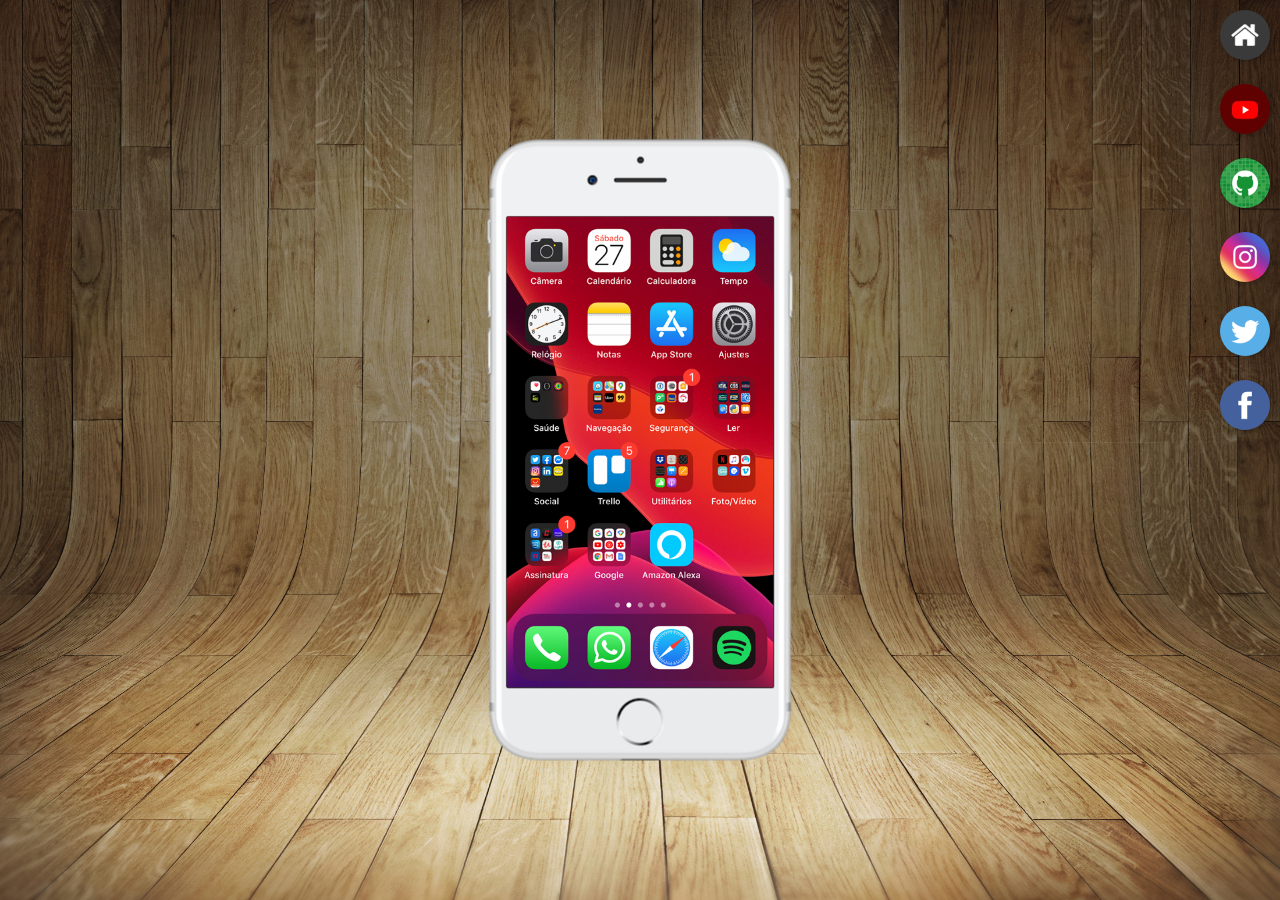
<file: index.html>
<!DOCTYPE html>
<html lang="pt-br">
<head>
    <meta charset="UTF-8">
    <meta http-equiv="X-UA-Compatible" content="IE=edge">
    <meta name="viewport" content="width=device-width, initial-scale=1.0">
    <title>Projetos redes sociais</title>
    <link rel="shortcut icon" href="favicon.ico" type="image/x-icon">
    <link rel="stylesheet" href="style.css">
</head>
<body>
    <main>
        <section id="telefone">
            <iframe src="home.html" frameborder="0" name="tela" id="tela">
                seu navegador não é compatível com isso.
            </iframe>

        </section>

        <section id="redes-sociais">
            <a href="home.html" target="tela"><img src="imagens/logo-home.jpg" alt="home"></a><br>
            <a href="youtube.html" target="tela"><img src="imagens/logo-youtube.jpg" alt=""></a><br>
            <a href="github.html" target="tela"><img src="imagens/logo-github.jpg" alt=""></a><br>
            <a href="instagram.html" target="tela"><img src="imagens/logo-instagram.jpg" alt="instagram"></a><br>
            <a href="tw.html" target="tela"><img src="imagens/logo-twitter.jpg" alt="tw"></a><br>
            <a href="facebook.html" target="tela"><img src="imagens/logo-facebook.jpg" alt="facebook"></a>

        </section>
    </main>
</body>
</html>
</file>
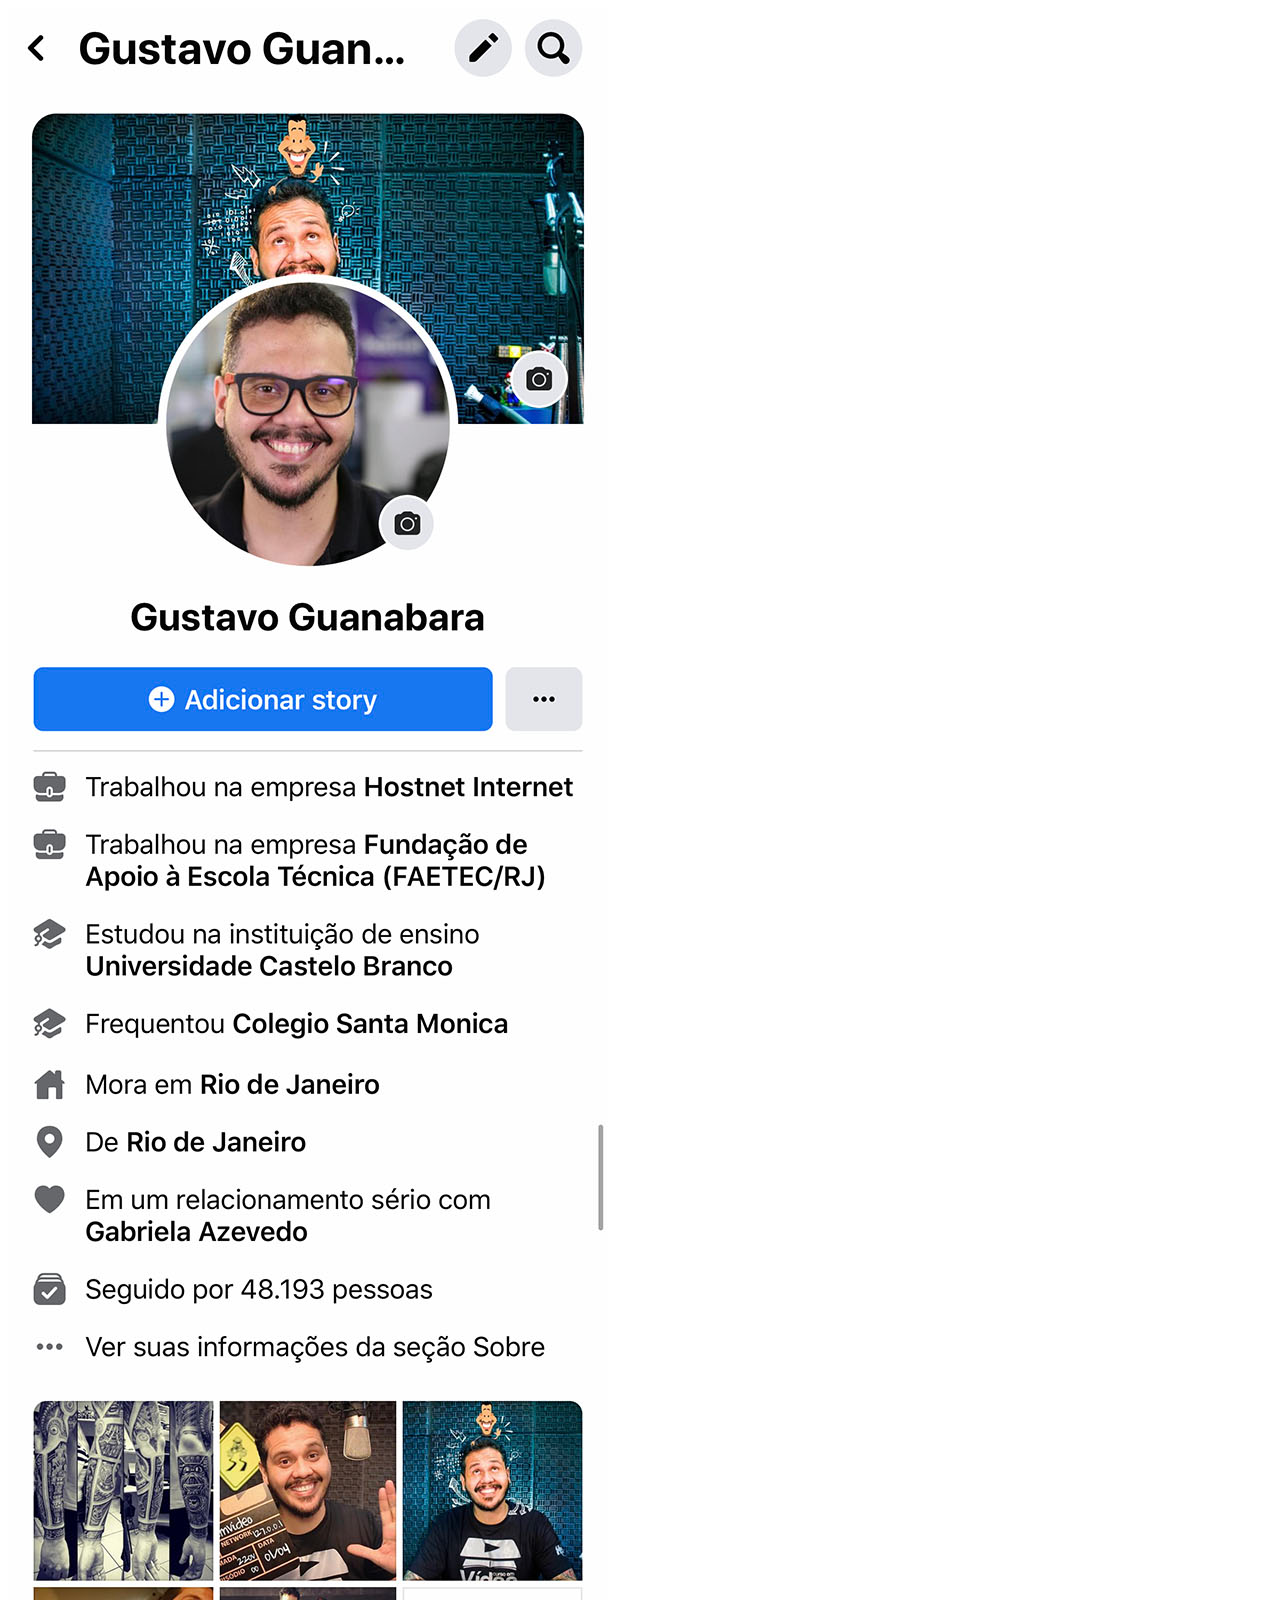
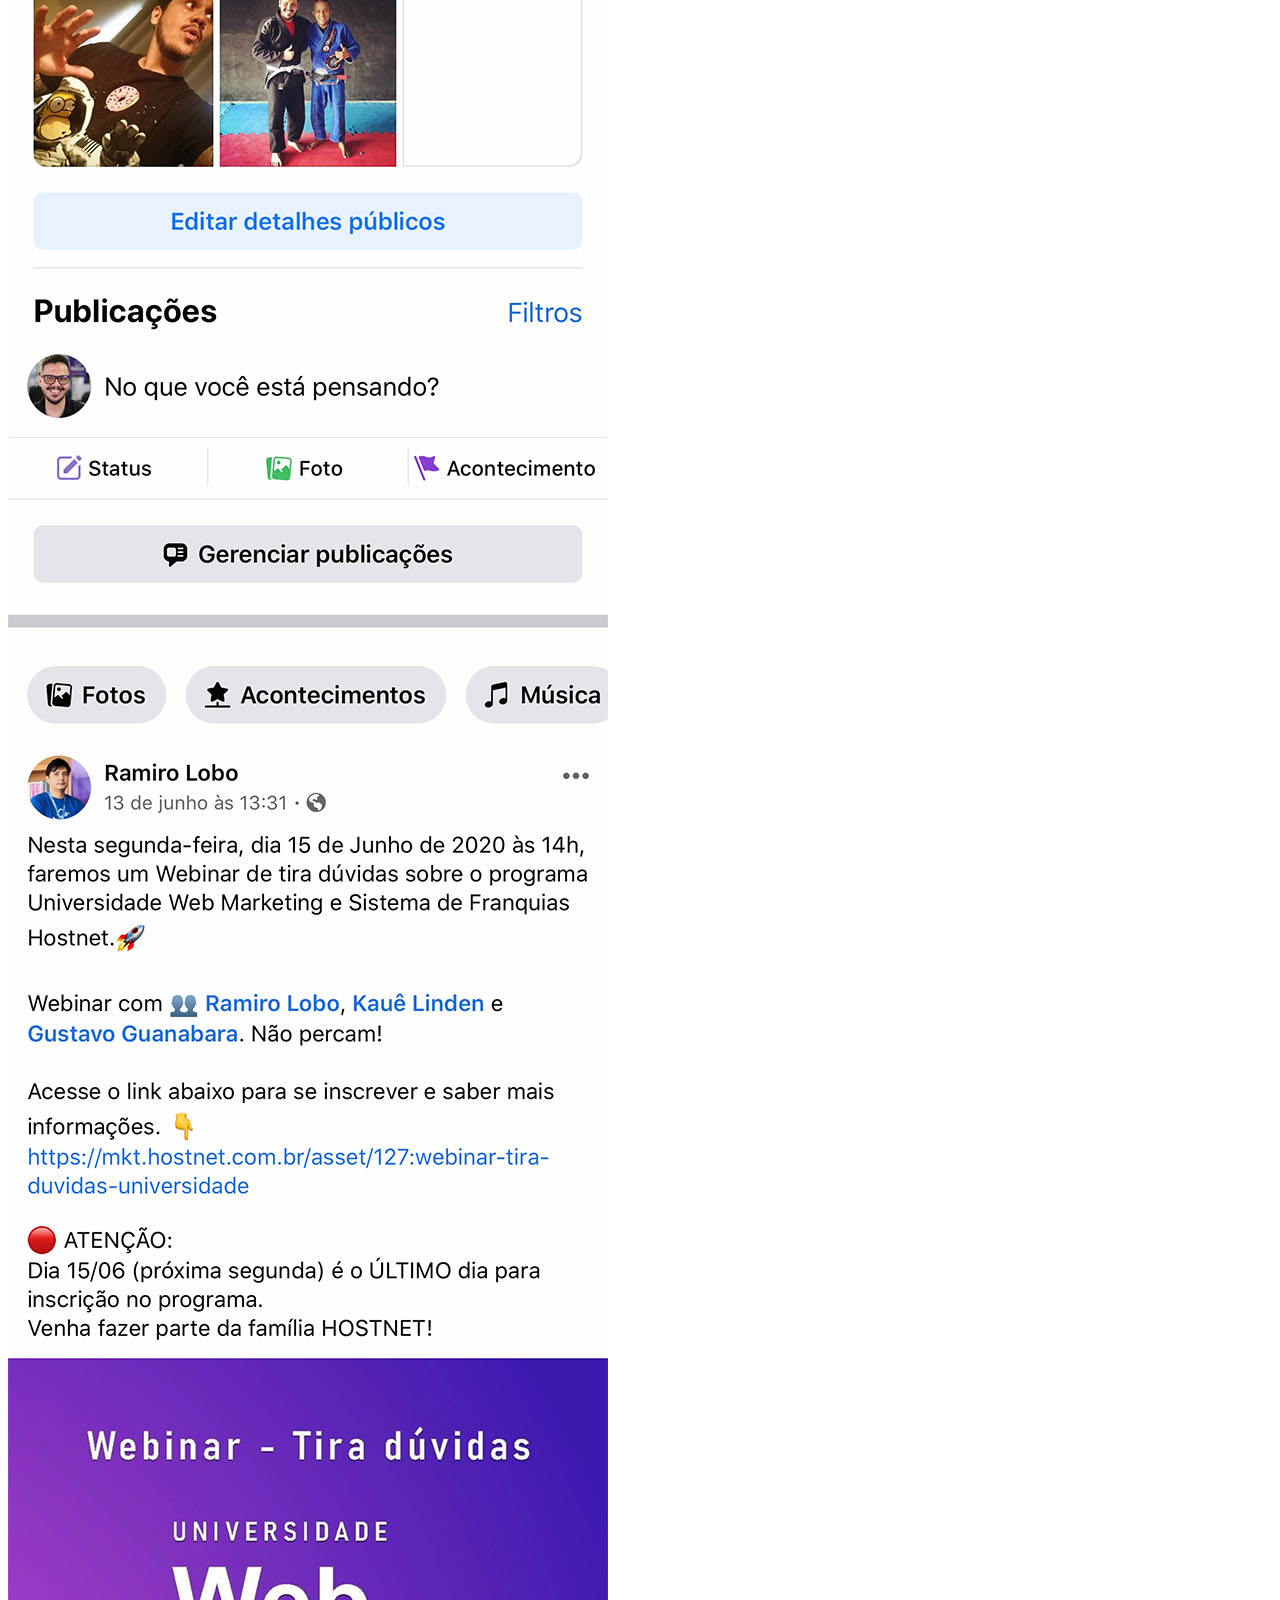
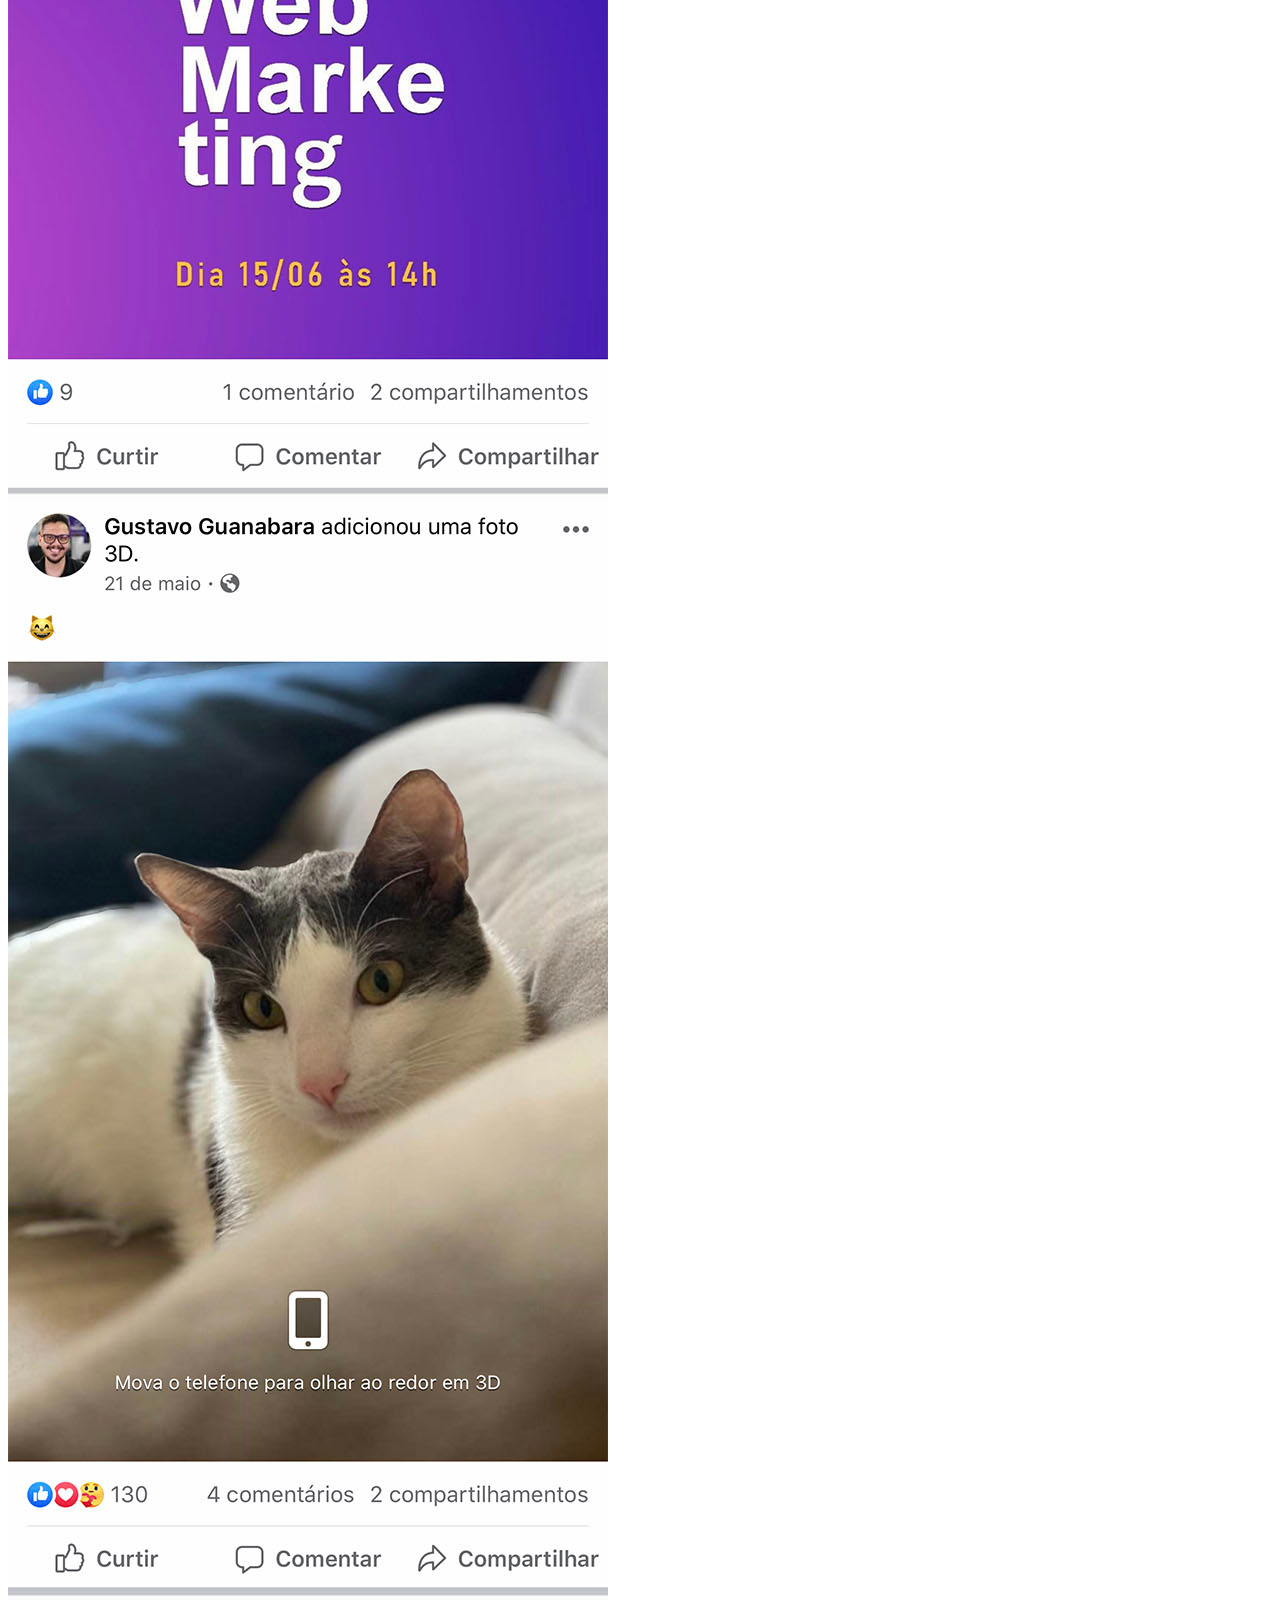
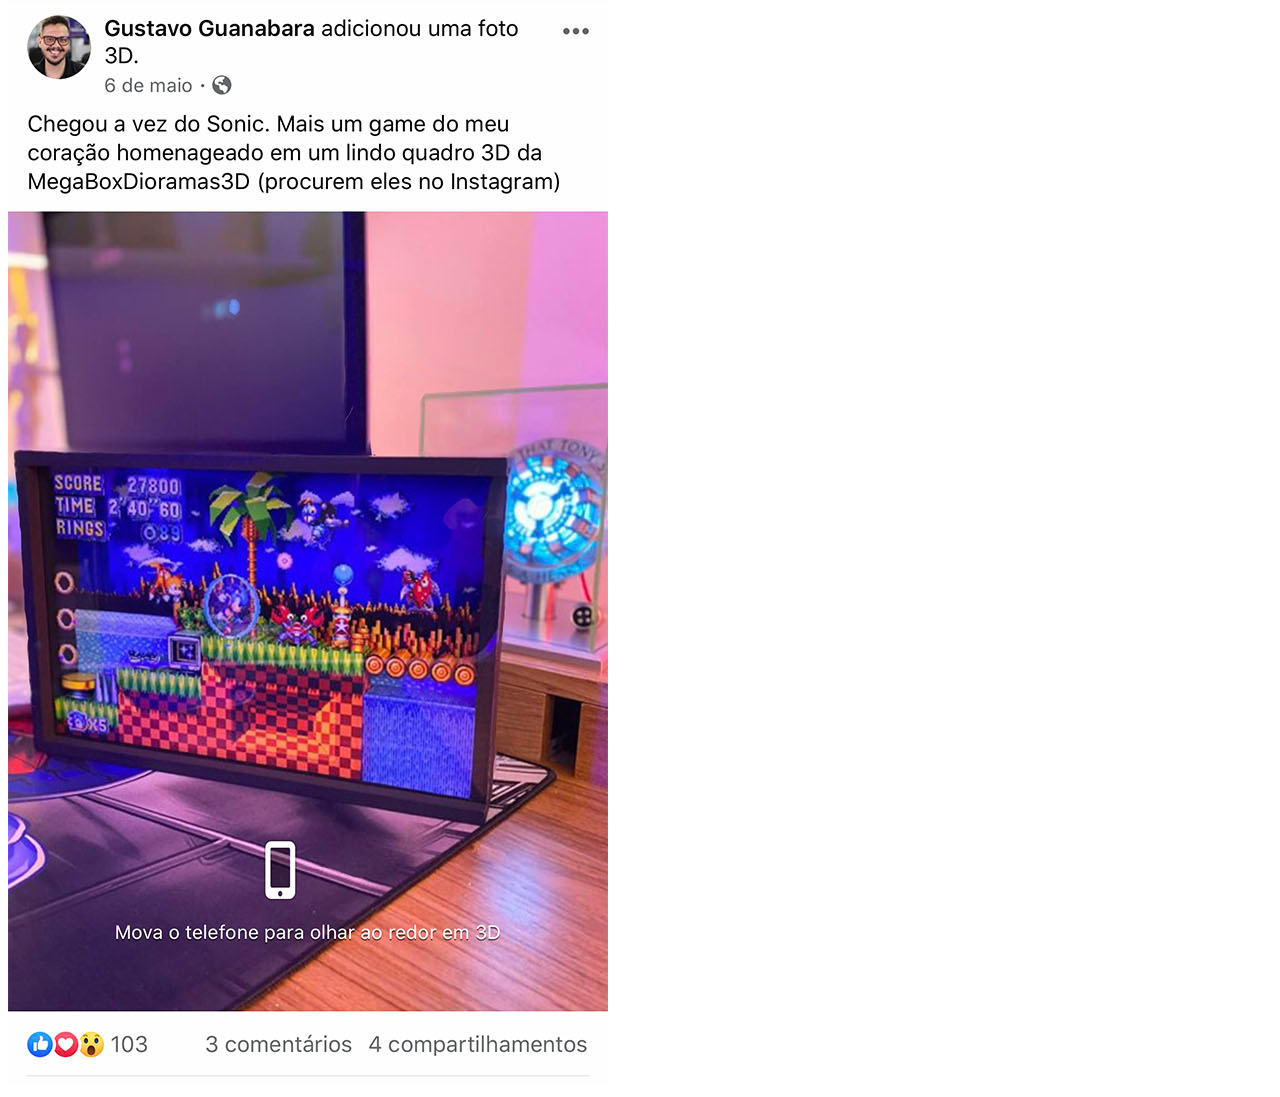
<file: facebook.html>
<!DOCTYPE html>
<html lang="pt-br">
<head>
    <meta charset="UTF-8">
    <meta http-equiv="X-UA-Compatible" content="IE=edge">
    <meta name="viewport" content="width=device-width, initial-scale=1.0">
    <title>Document</title>
</head>
<body>
    <img src="imagens/tela-facebook.jpg" alt="facebook">
    <a href="https://www.facebook.com/gustavoguanabara"></a>
</body>
</html>
</file>
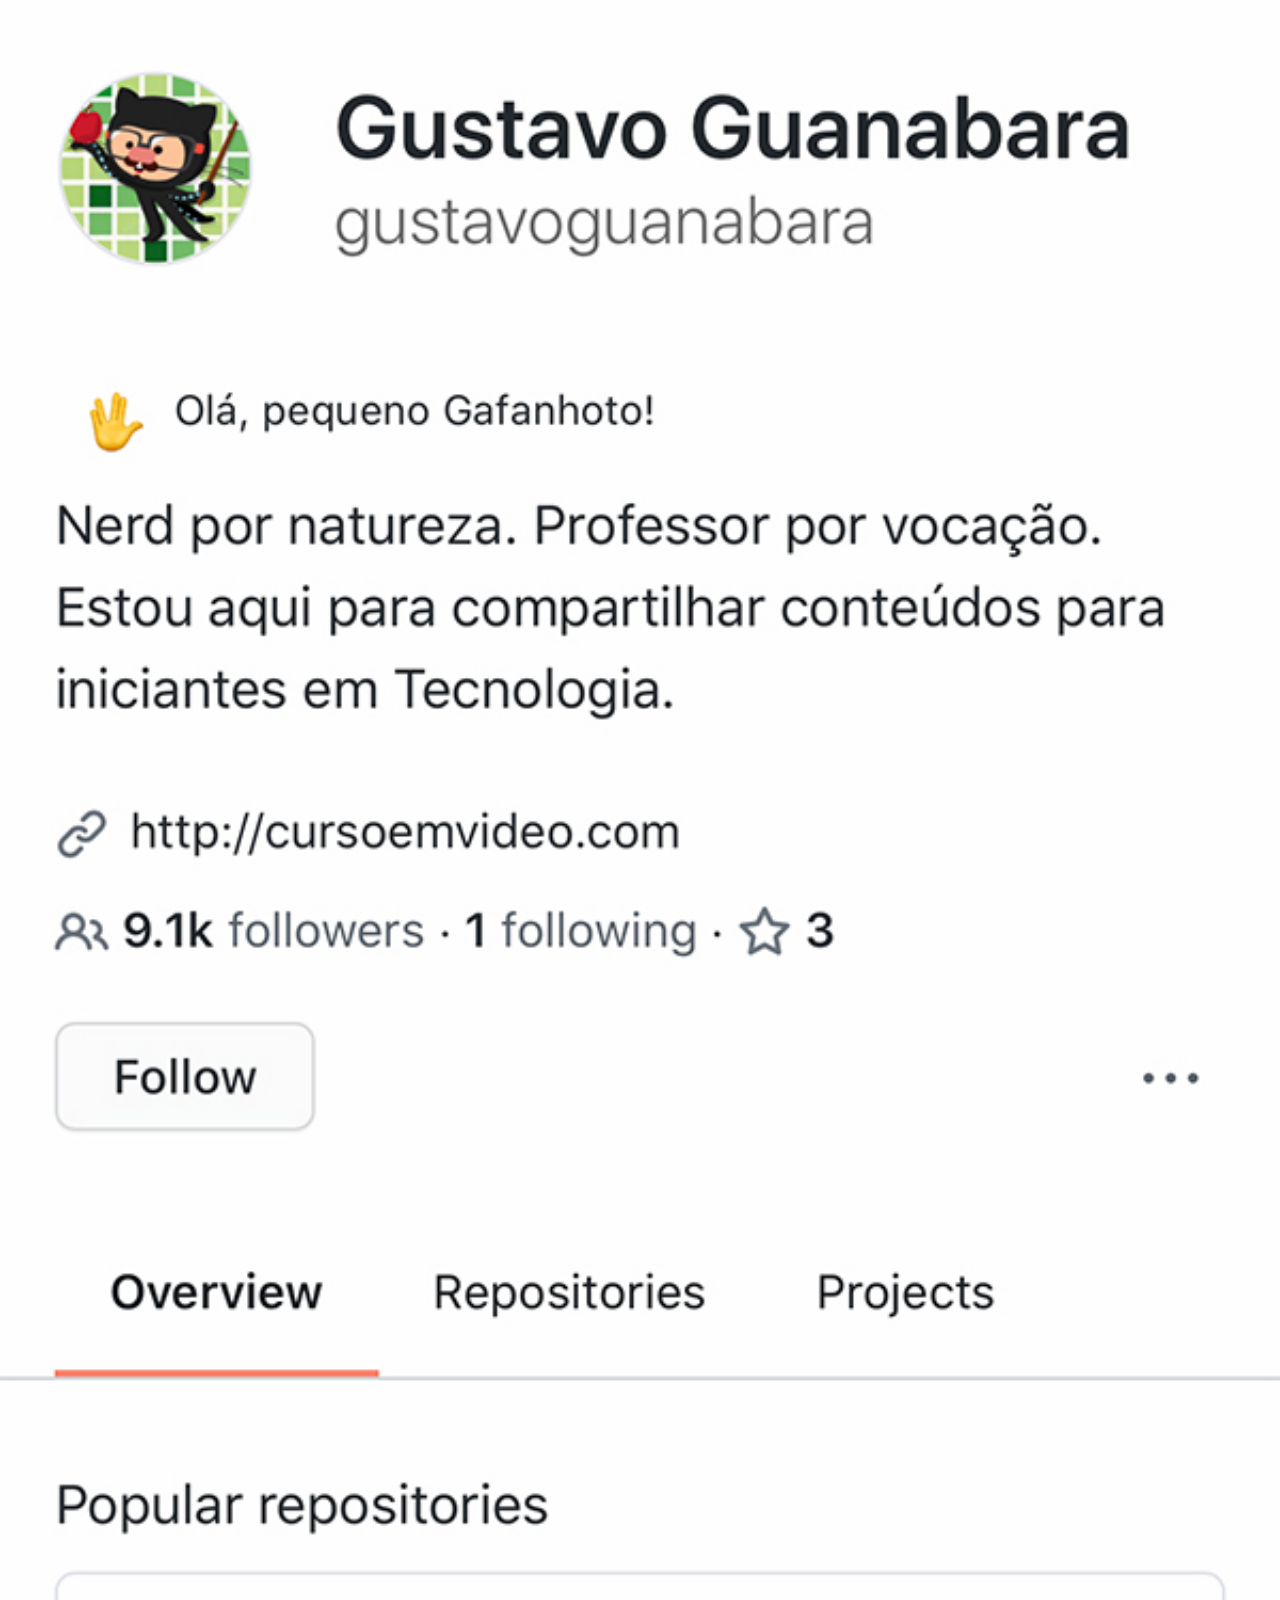
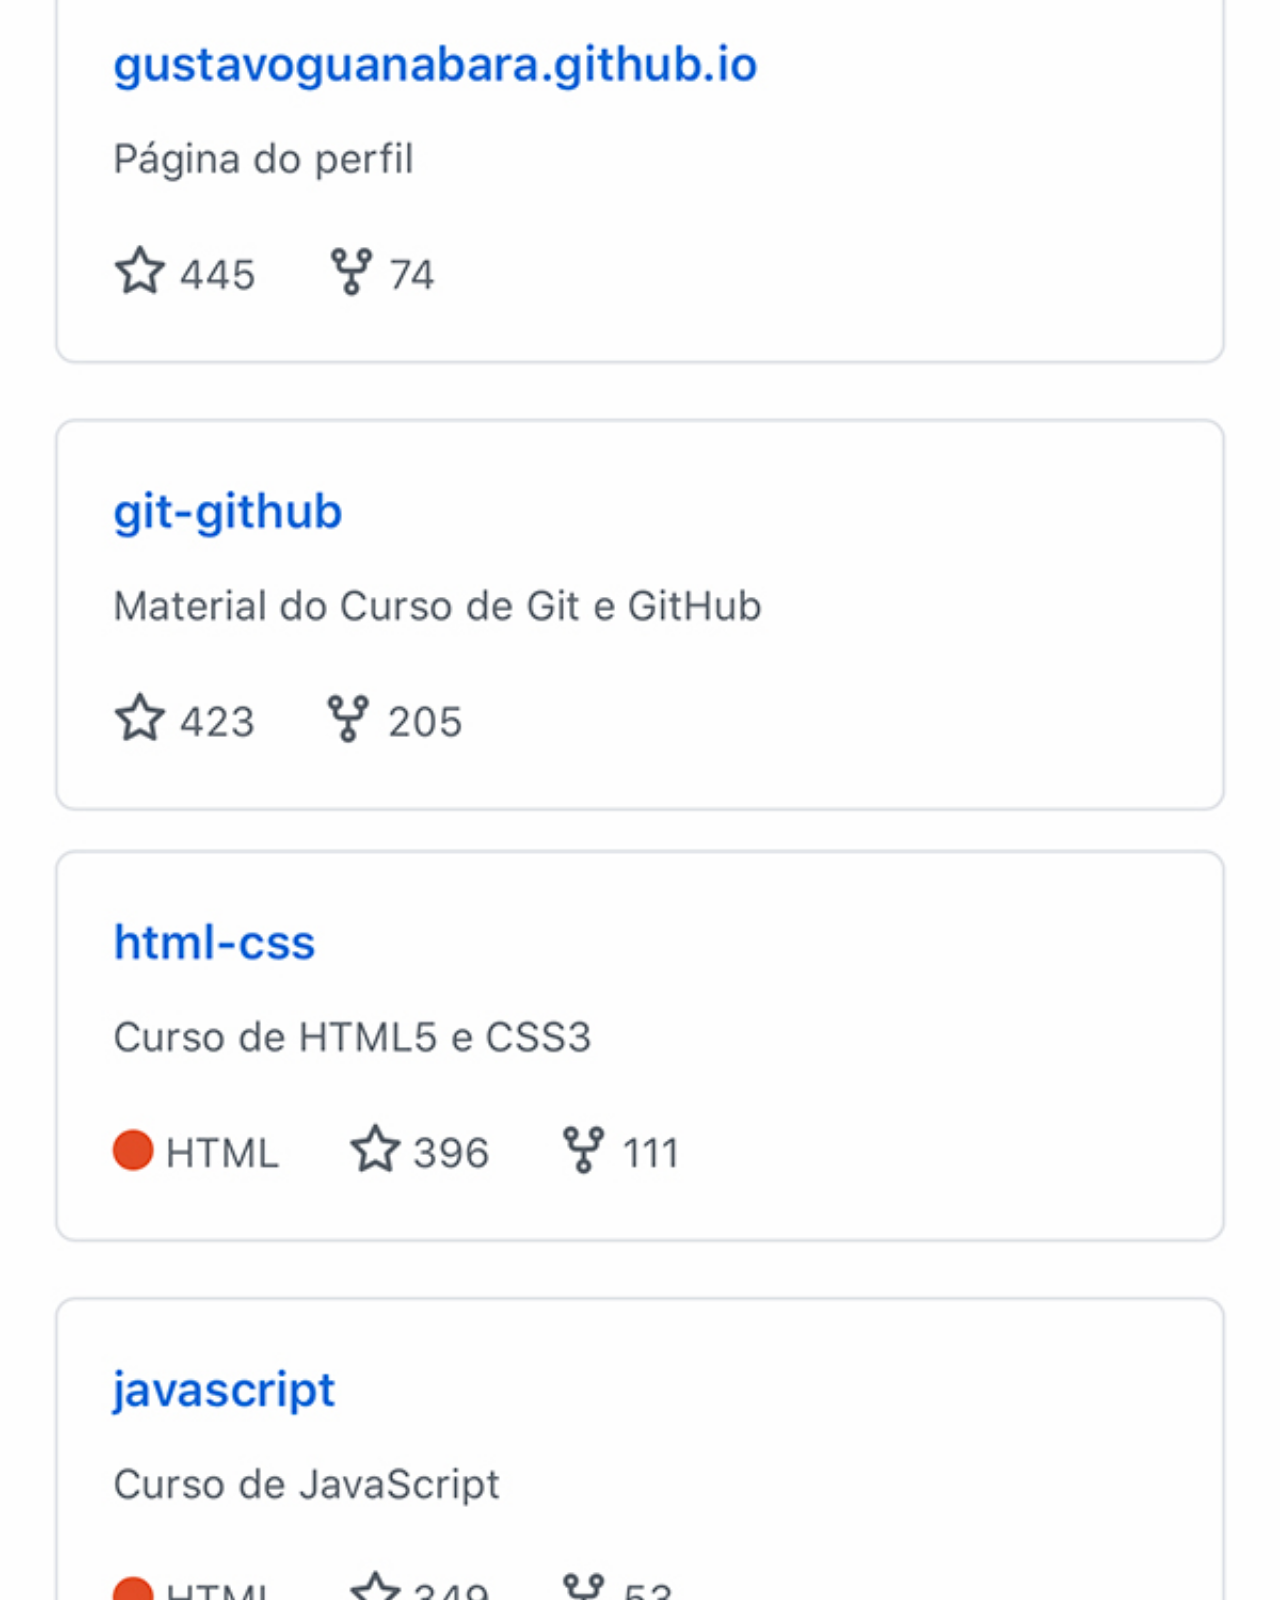
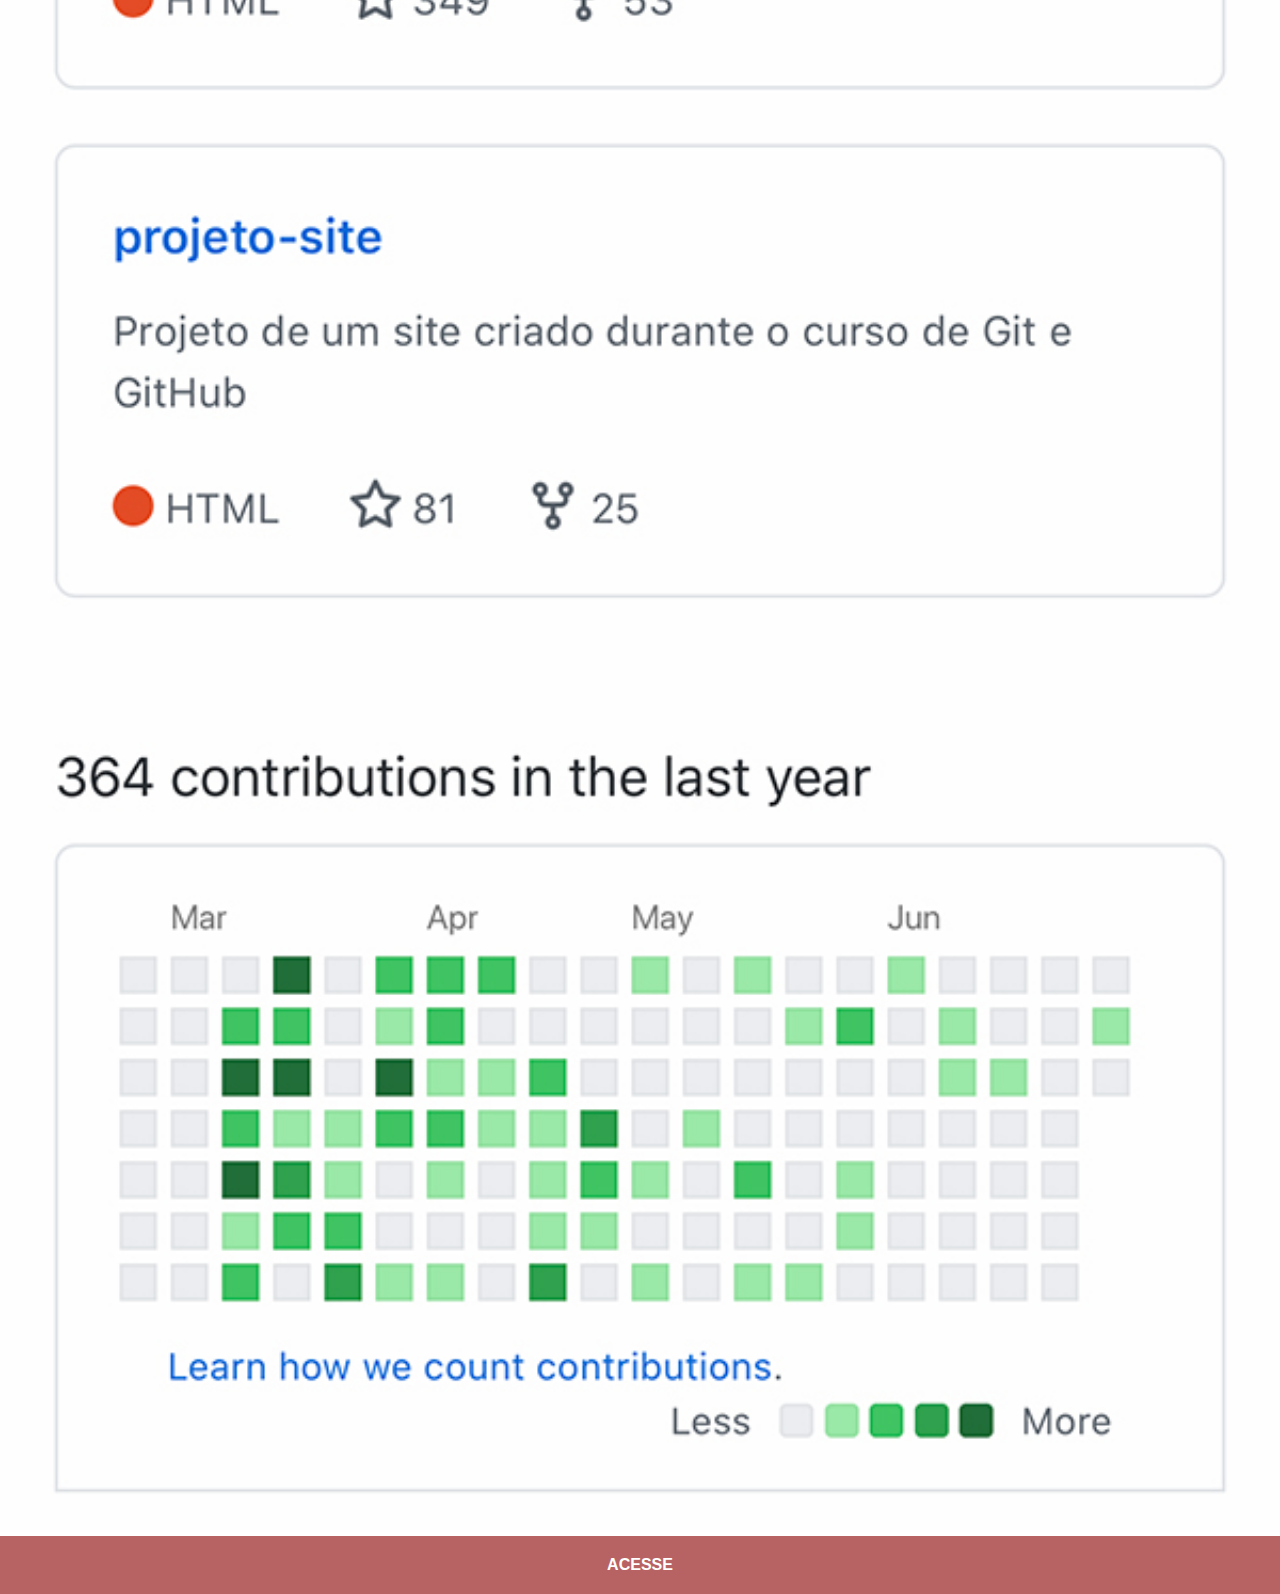
<file: github.html>
<!DOCTYPE html>
<html lang="pt-br">
<head>
    <meta charset="UTF-8">
    <meta http-equiv="X-UA-Compatible" content="IE=edge">
    <meta name="viewport" content="width=device-width, initial-scale=1.0">
    <title>GitHub</title>
    <link rel="stylesheet" href="social.css">
</head>
<body>
    <img src="imagens/tela-github.jpg" alt="GitHub">
    <a href="https://github.com/gustavoguanabara" target="black">ACESSE</a>
</body>
</html>
</file>
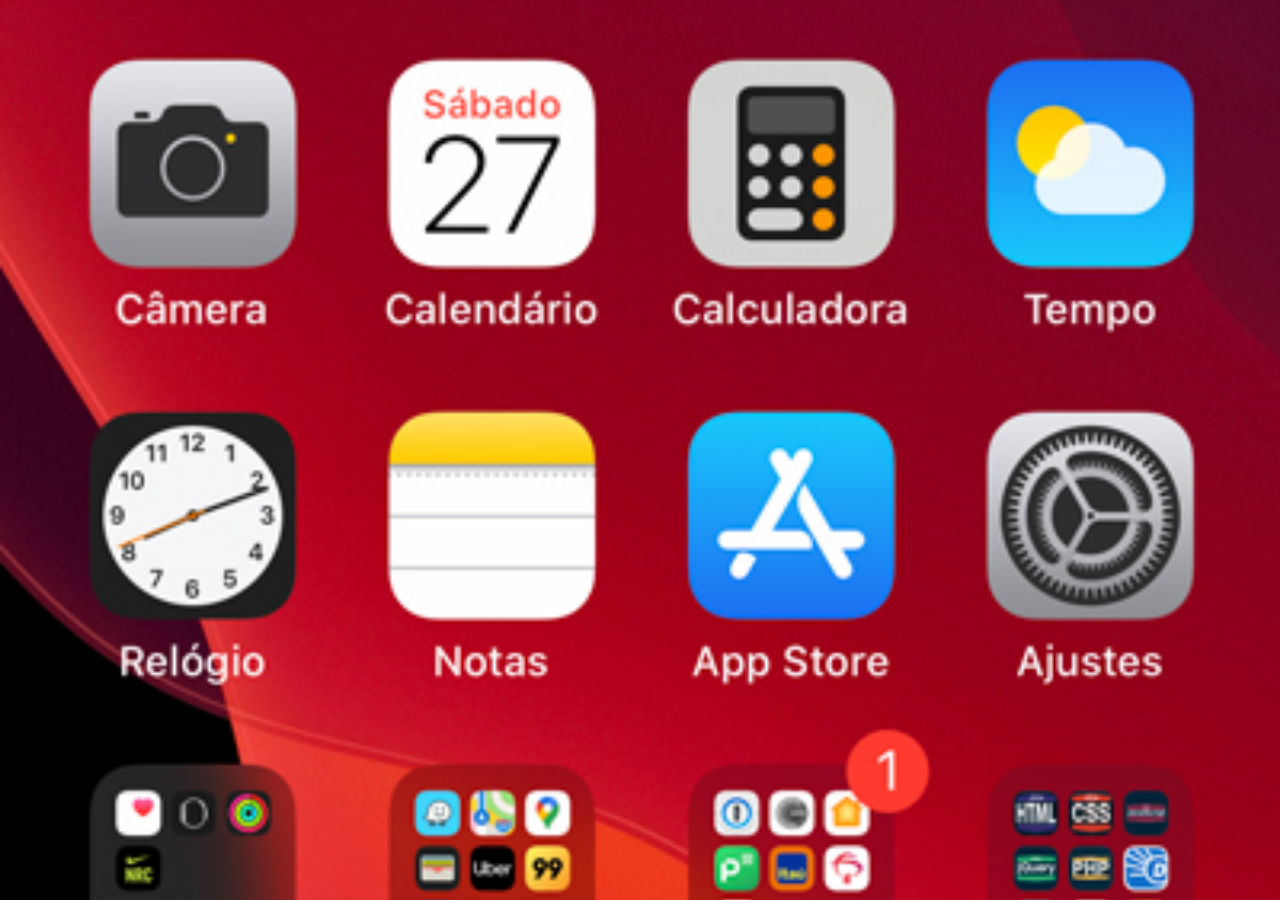
<file: home.html>
<!DOCTYPE html>
<html lang="pt-br">
<head>
    <meta charset="UTF-8">
    <meta http-equiv="X-UA-Compatible" content="IE=edge">
    <meta name="viewport" content="width=device-width, initial-scale=1.0">
    <title>Document</title>
</head>
<style>
    *{
        margin: 0px;
        padding: 0px;
        box-sizing: border-box;
    }

    body{
        width: 100vw;
        height: 100vh;
        background: black url(imagens/tela-home.jpg) no-repeat top center;
        background-size: cover;
        
    }
</style>
<body>
    
</body>
</html>
</file>
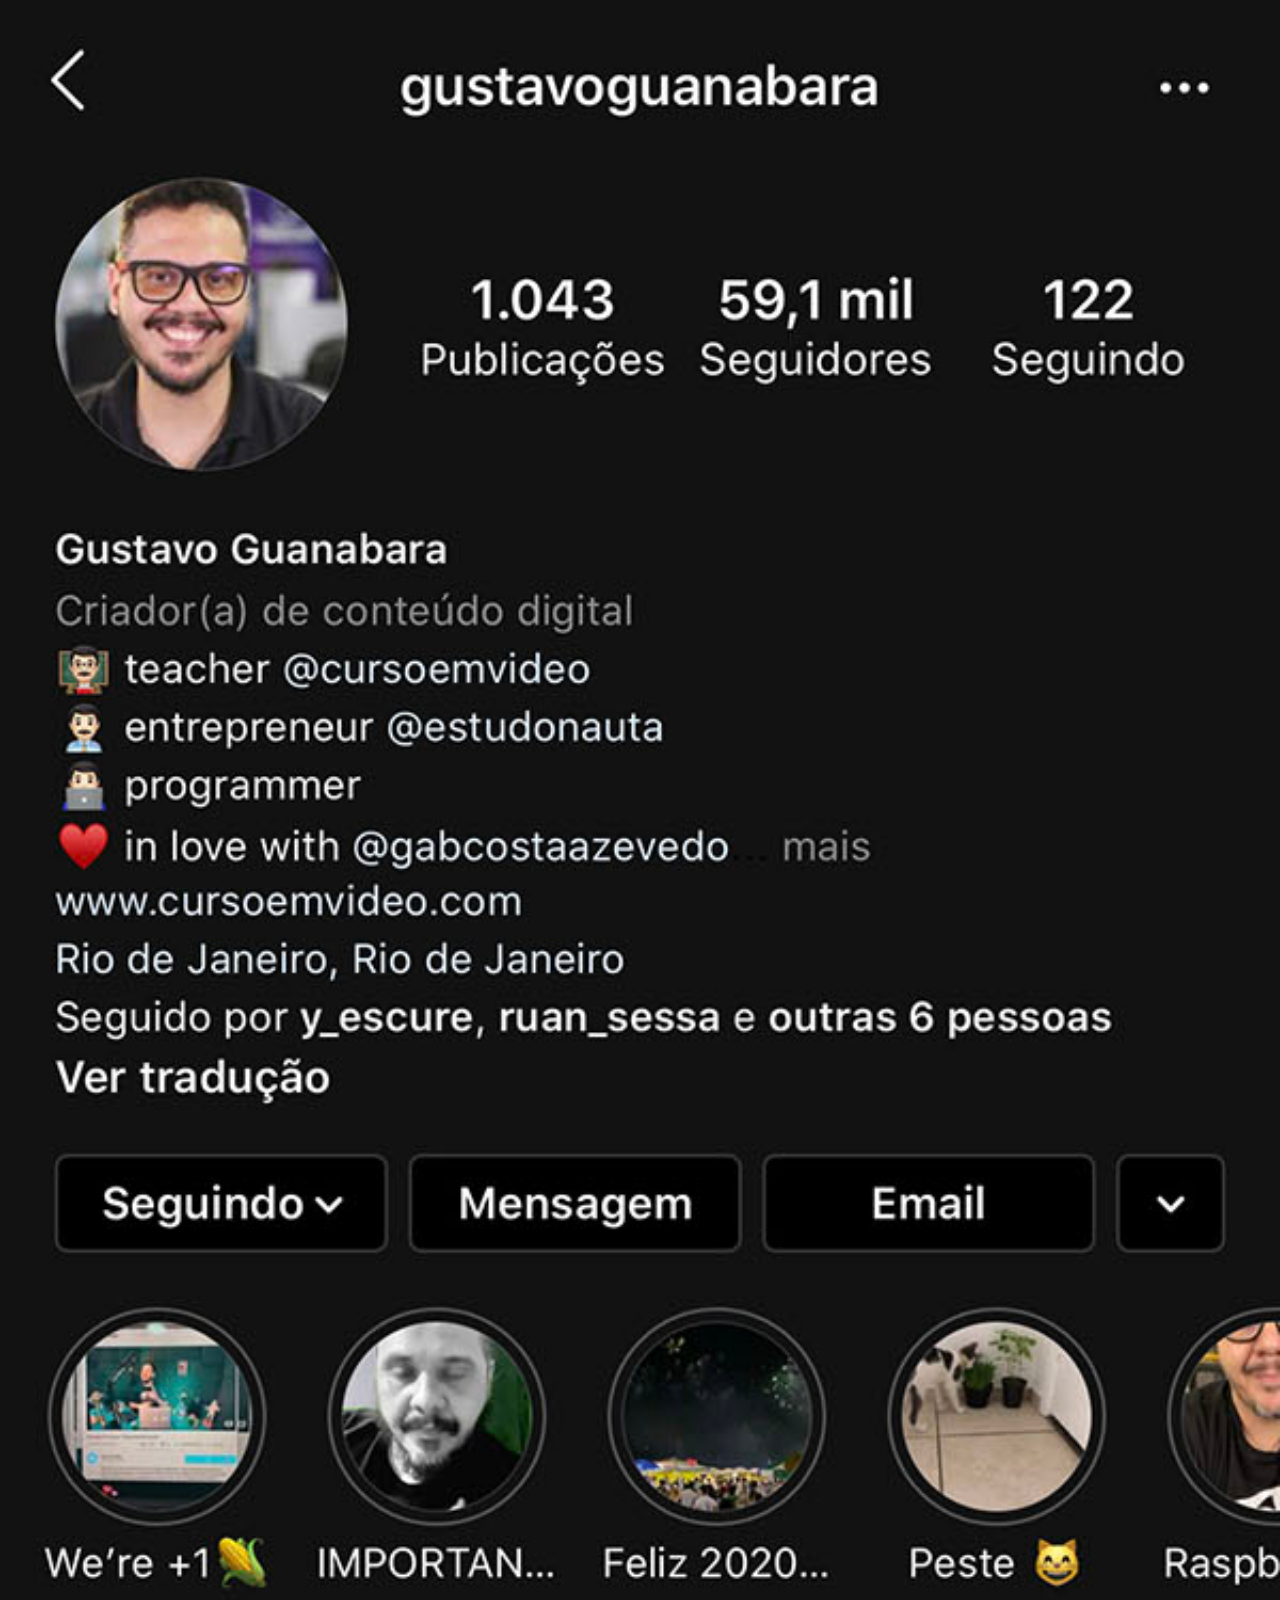
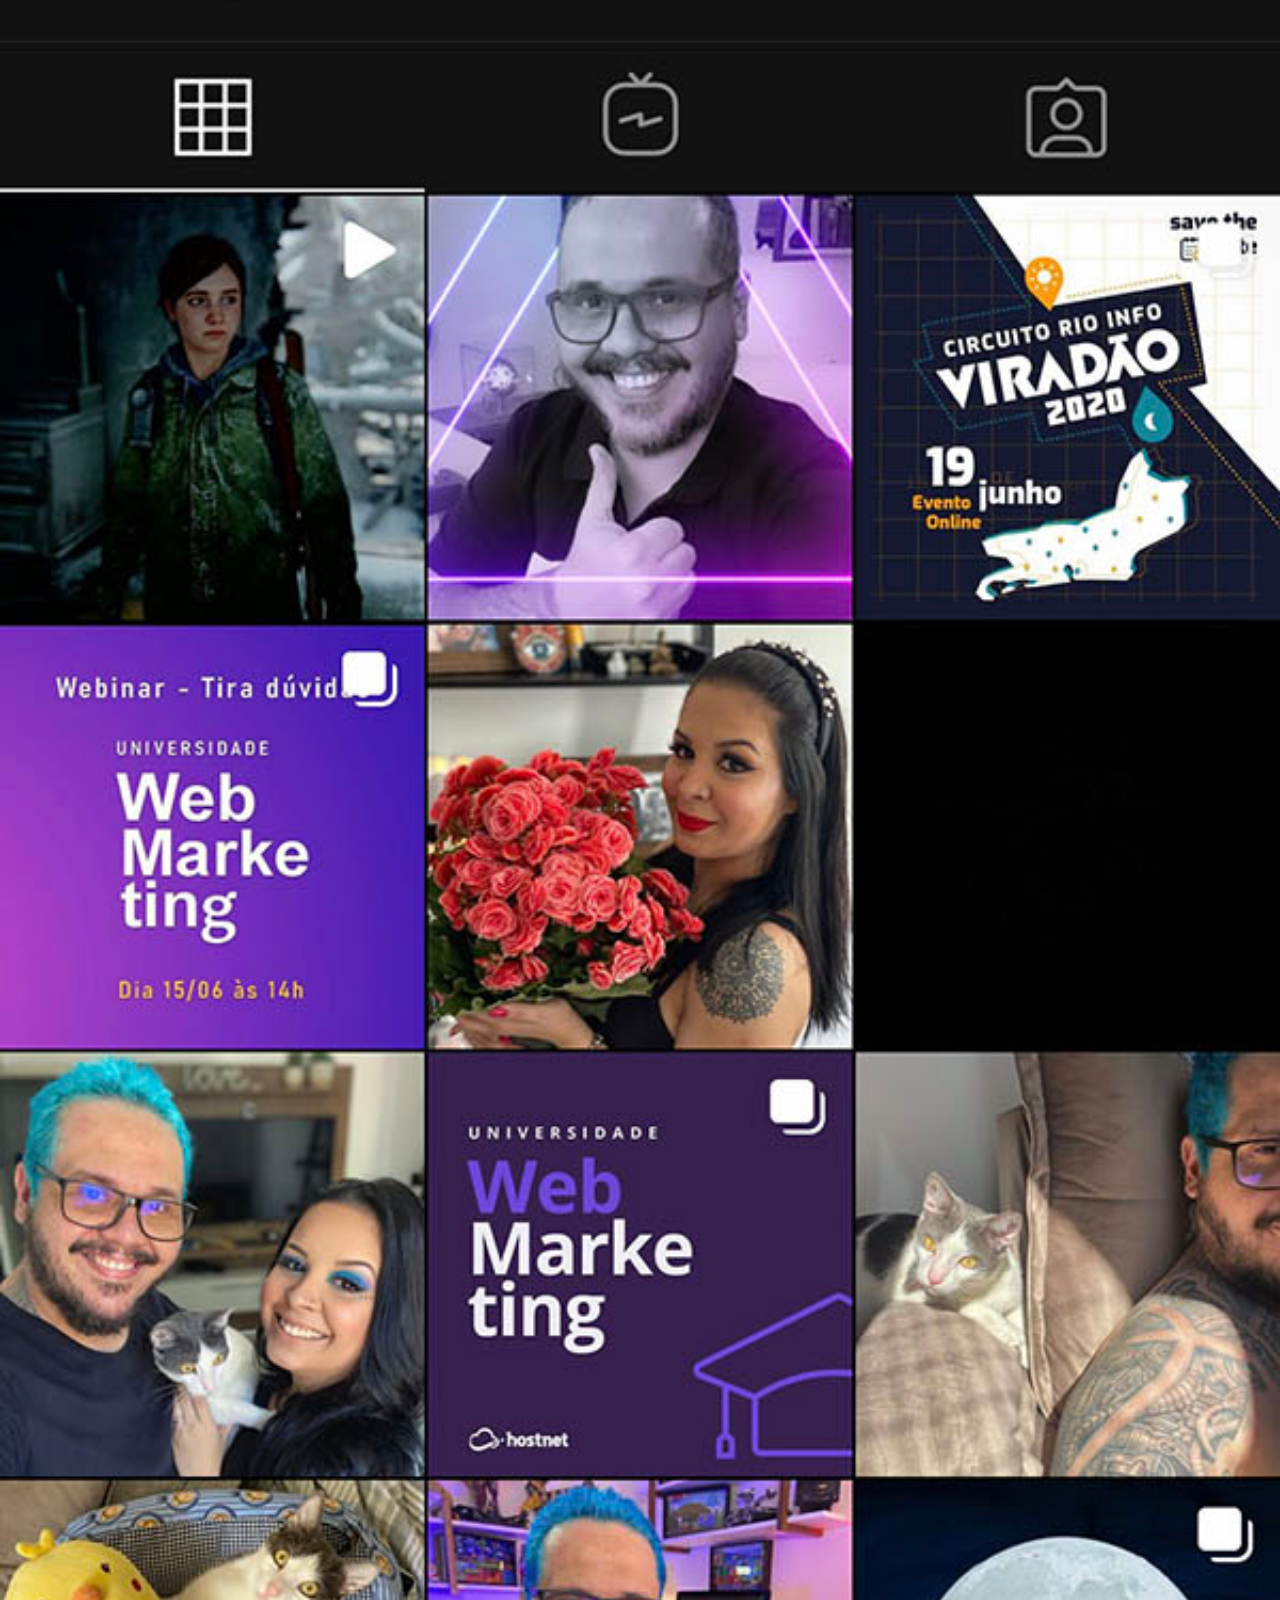
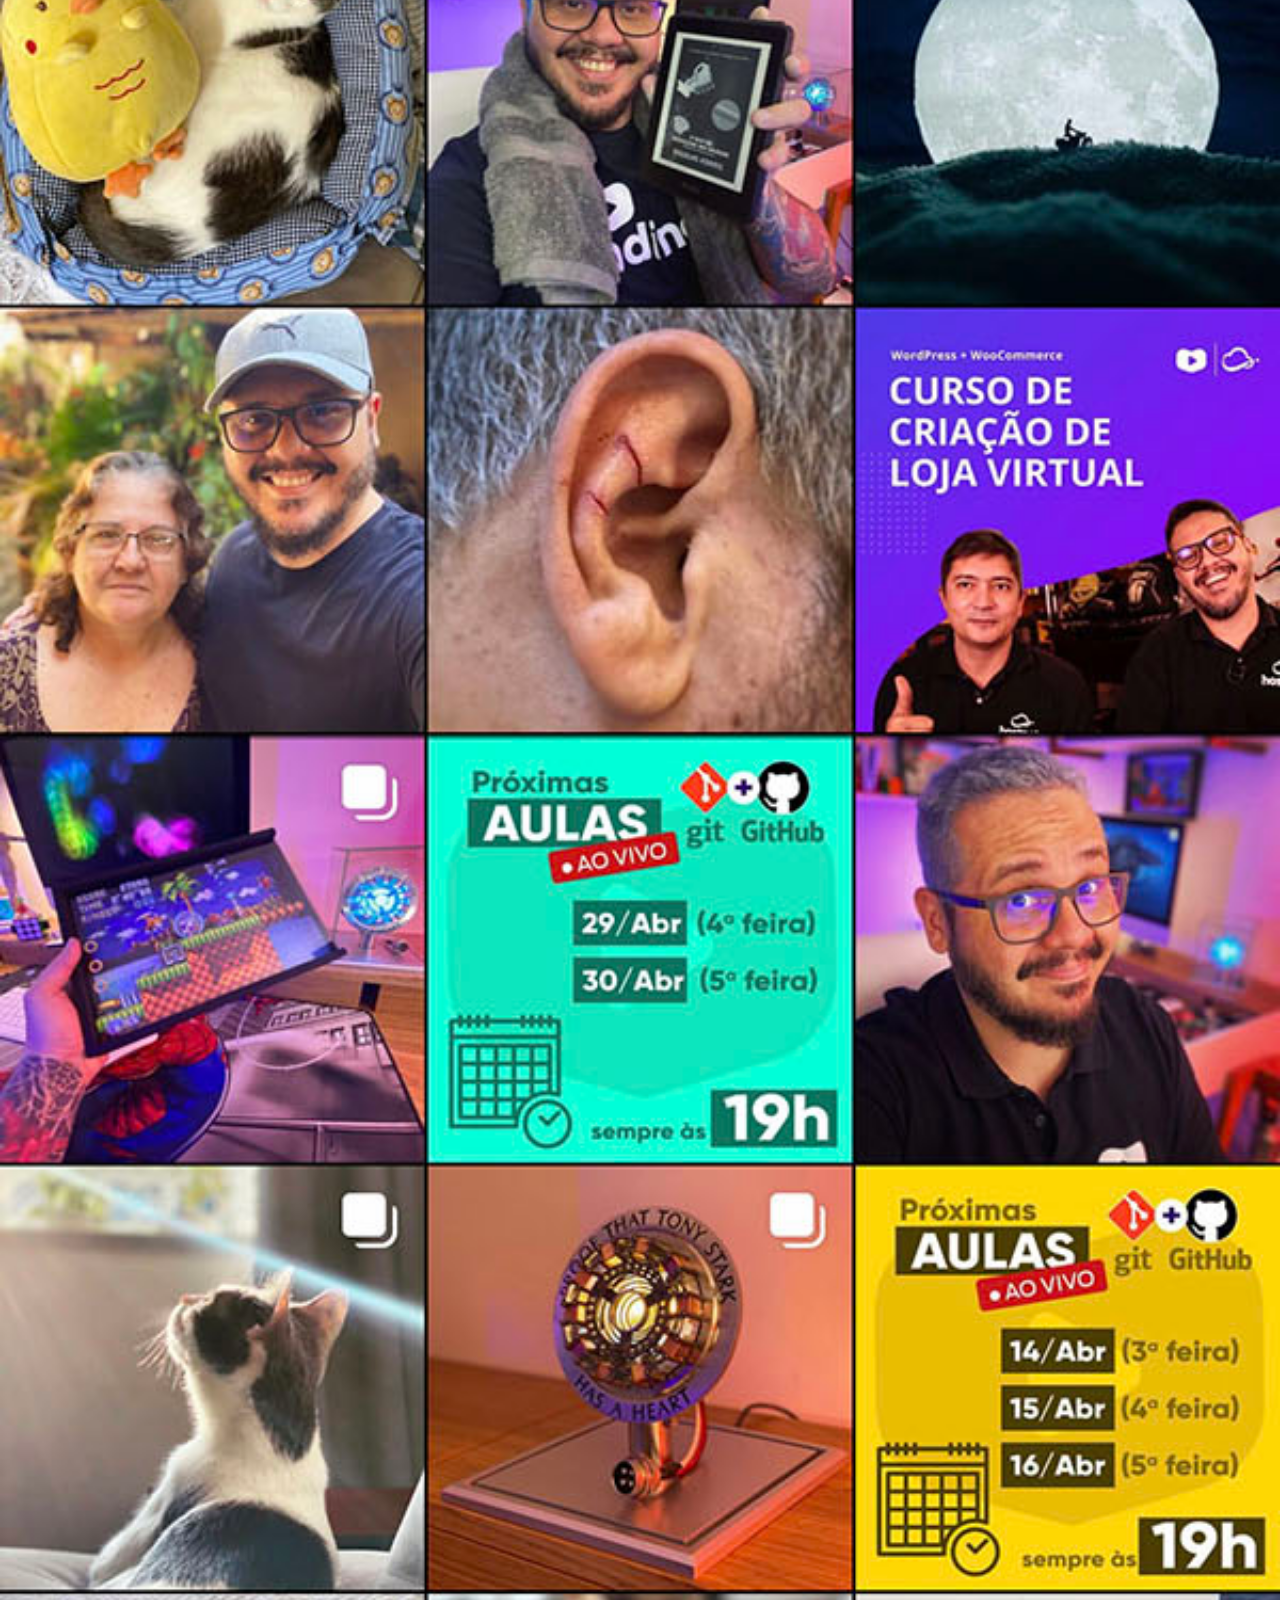
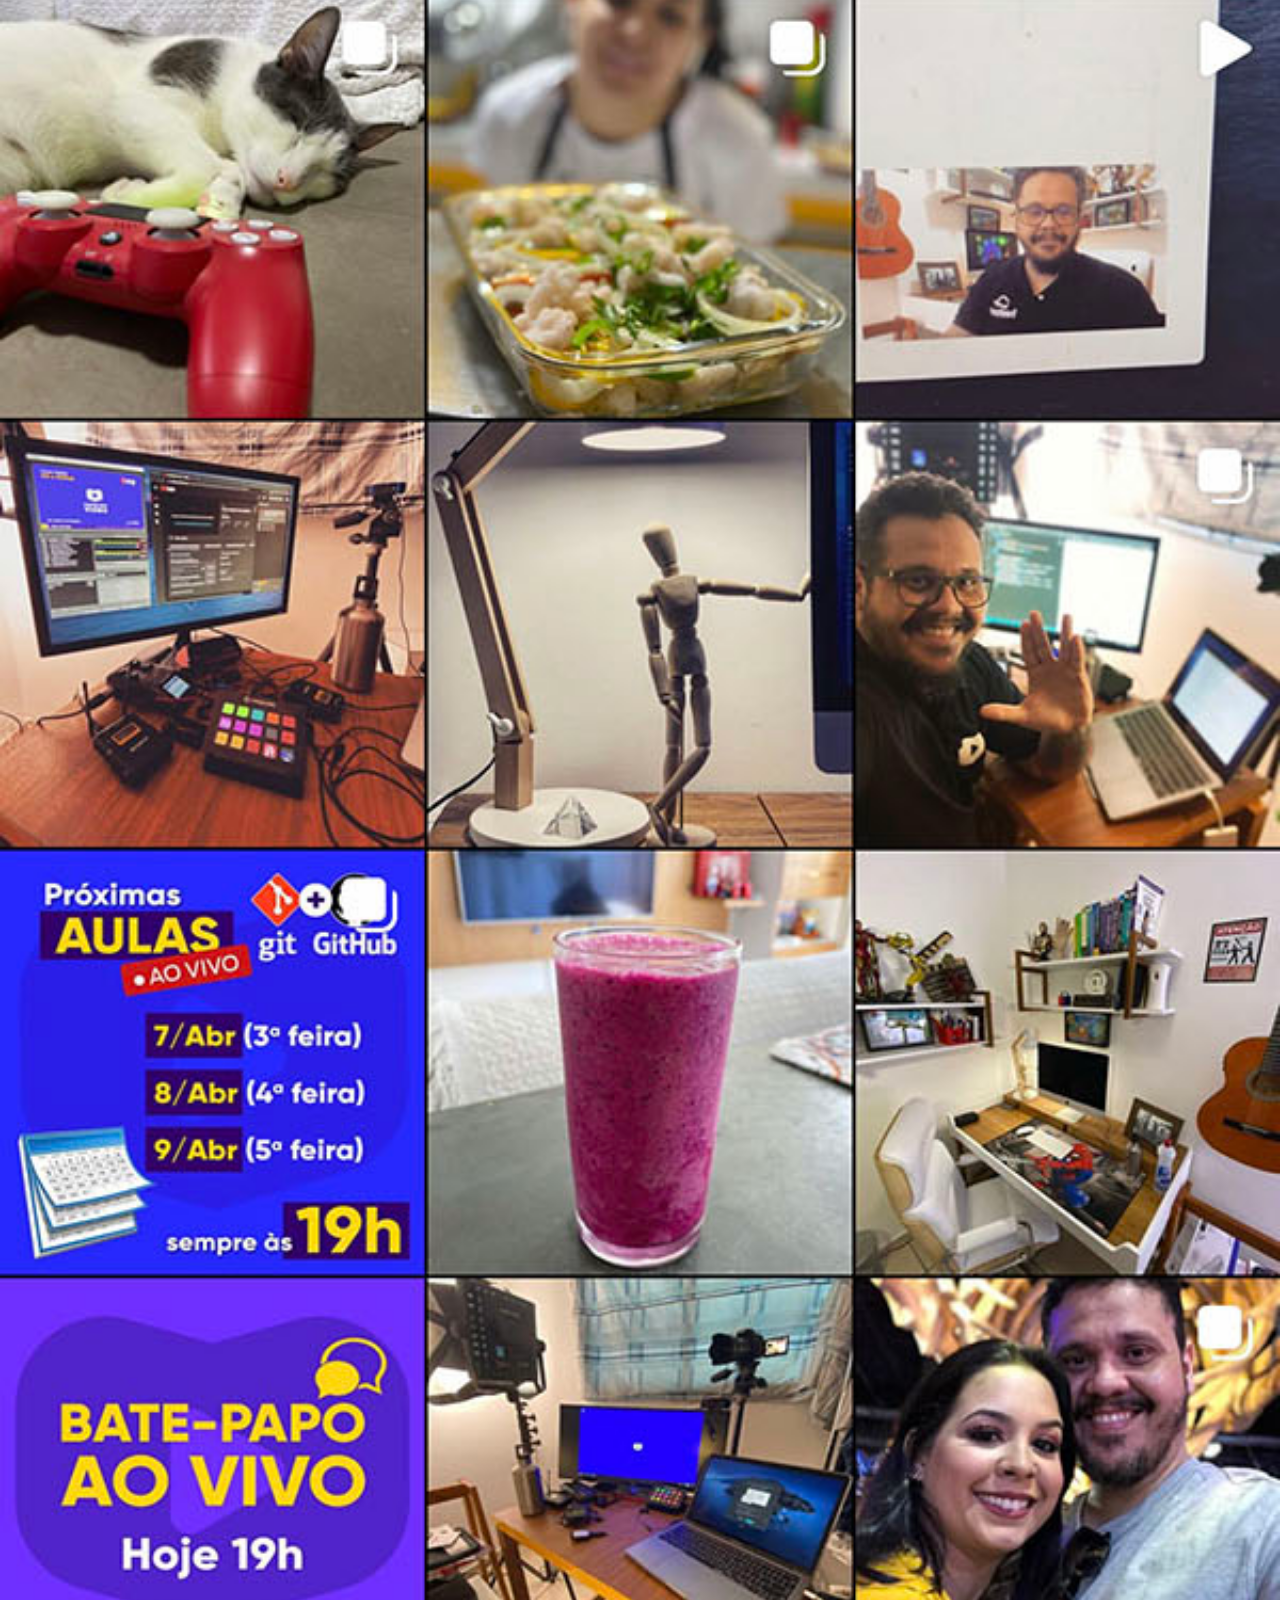
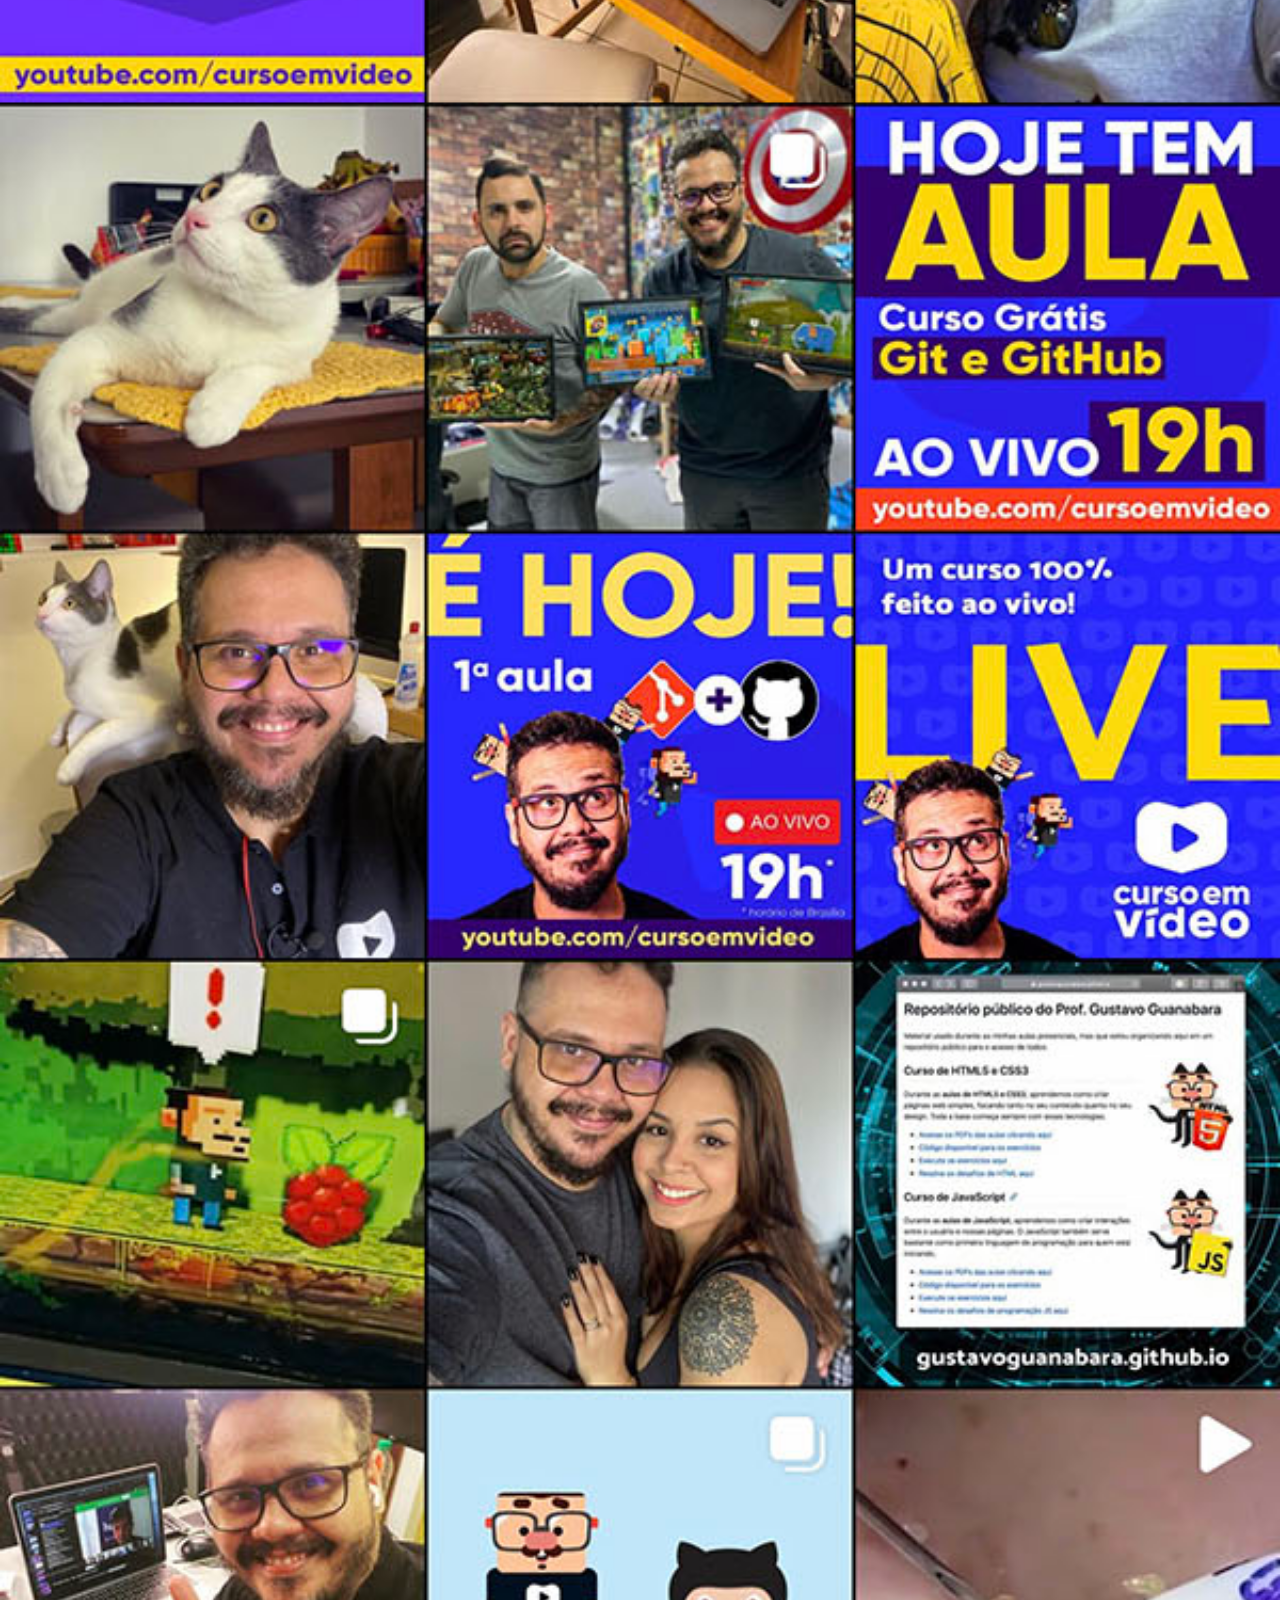
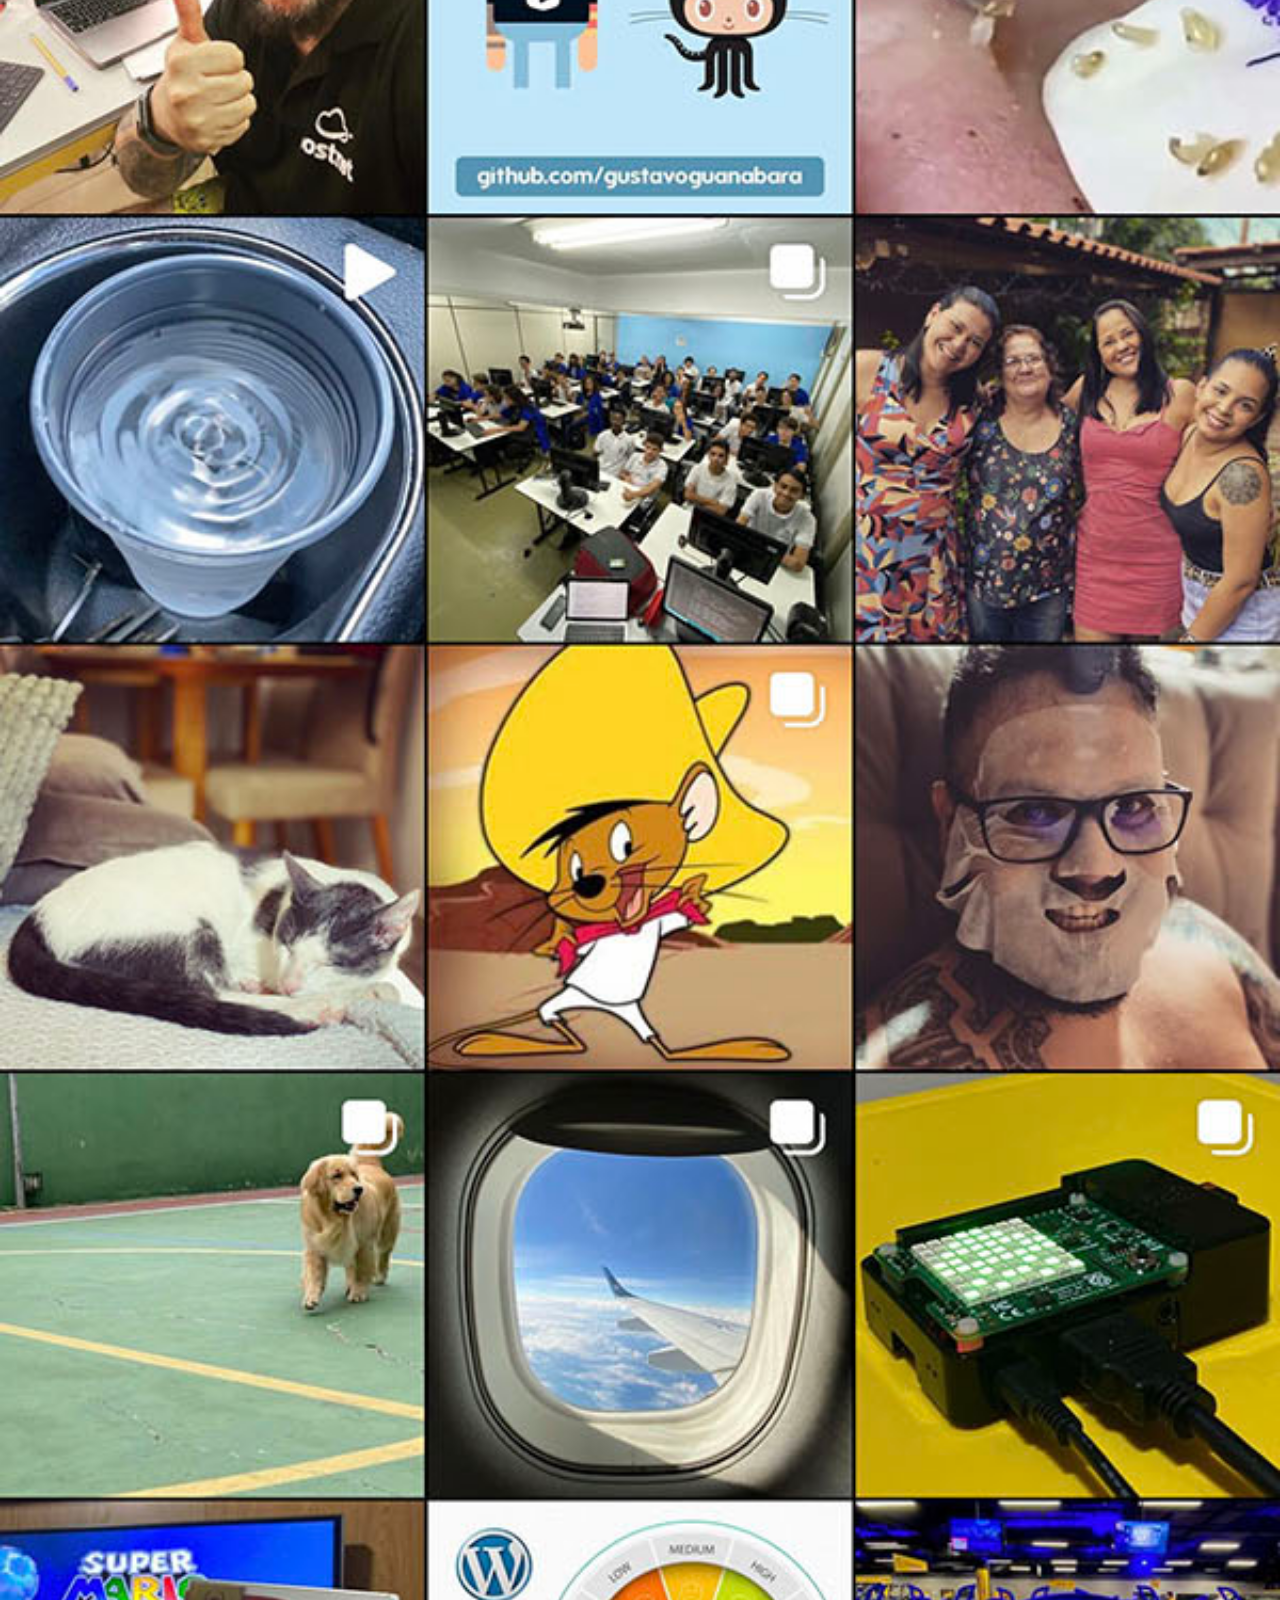
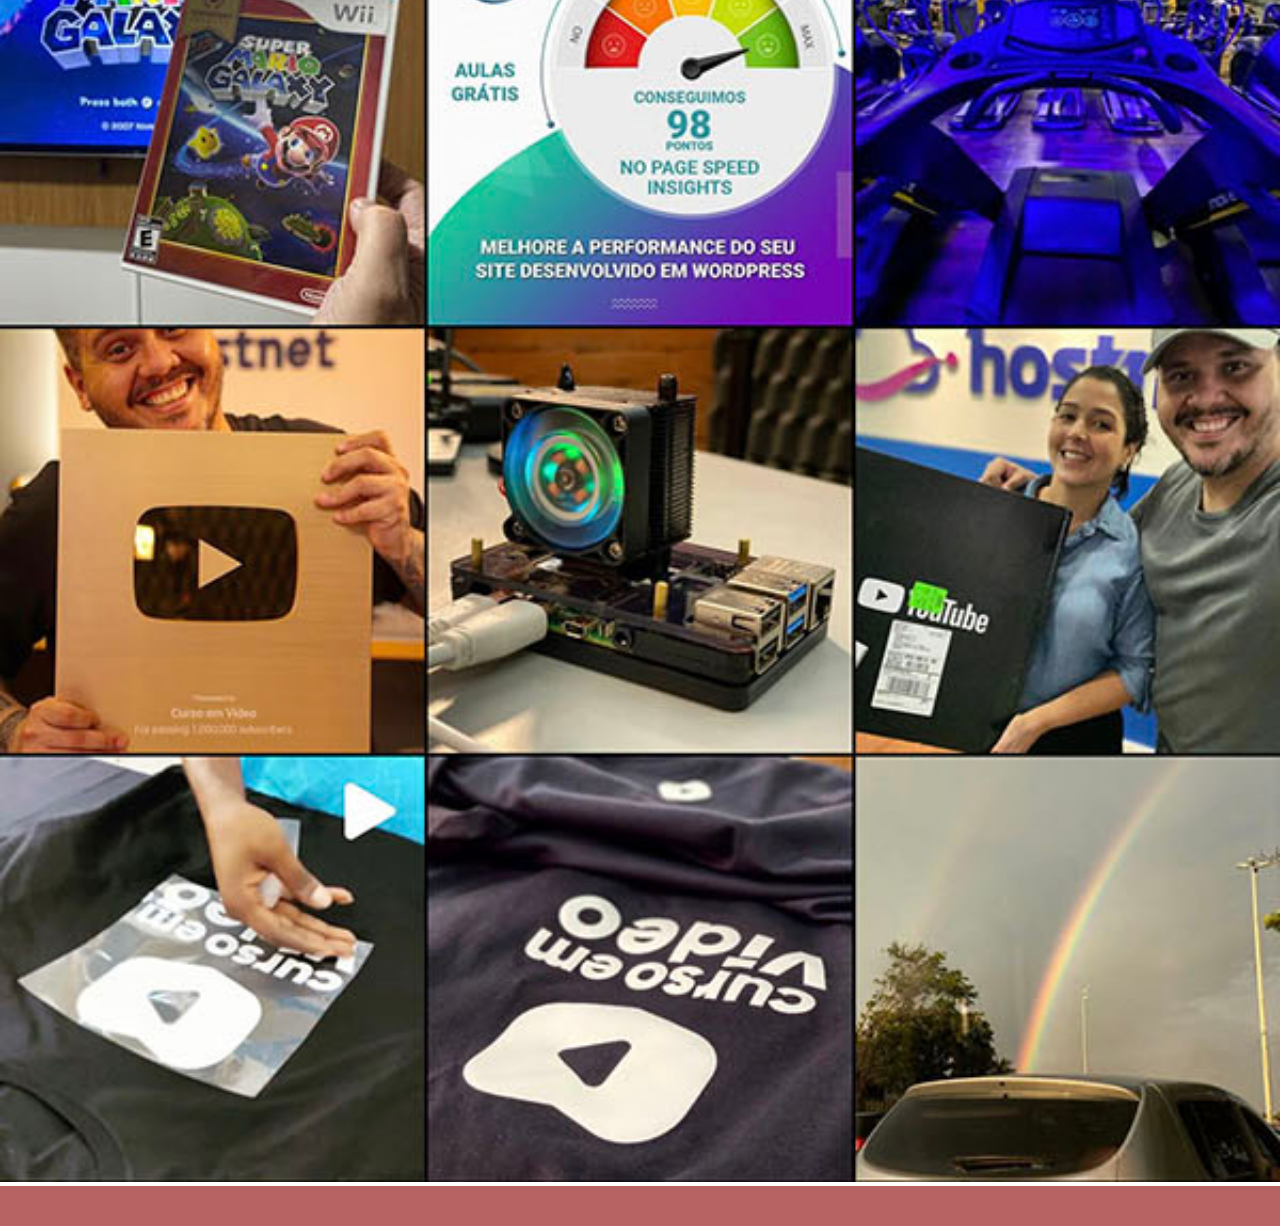
<file: instagram.html>
<!DOCTYPE html>
<html lang="pt-br">
<head>
    <meta charset="UTF-8">
    <meta http-equiv="X-UA-Compatible" content="IE=edge">
    <meta name="viewport" content="width=device-width, initial-scale=1.0">
    <title>instagram</title>
    <link rel="stylesheet" href="social.css">
</head>
<body>
    <img src="imagens/tela-instagram.jpg" alt="instagram">
    <a href="https://www.instagram.com/gustavoguanabara/"></a>
</body>
</html>
</file>
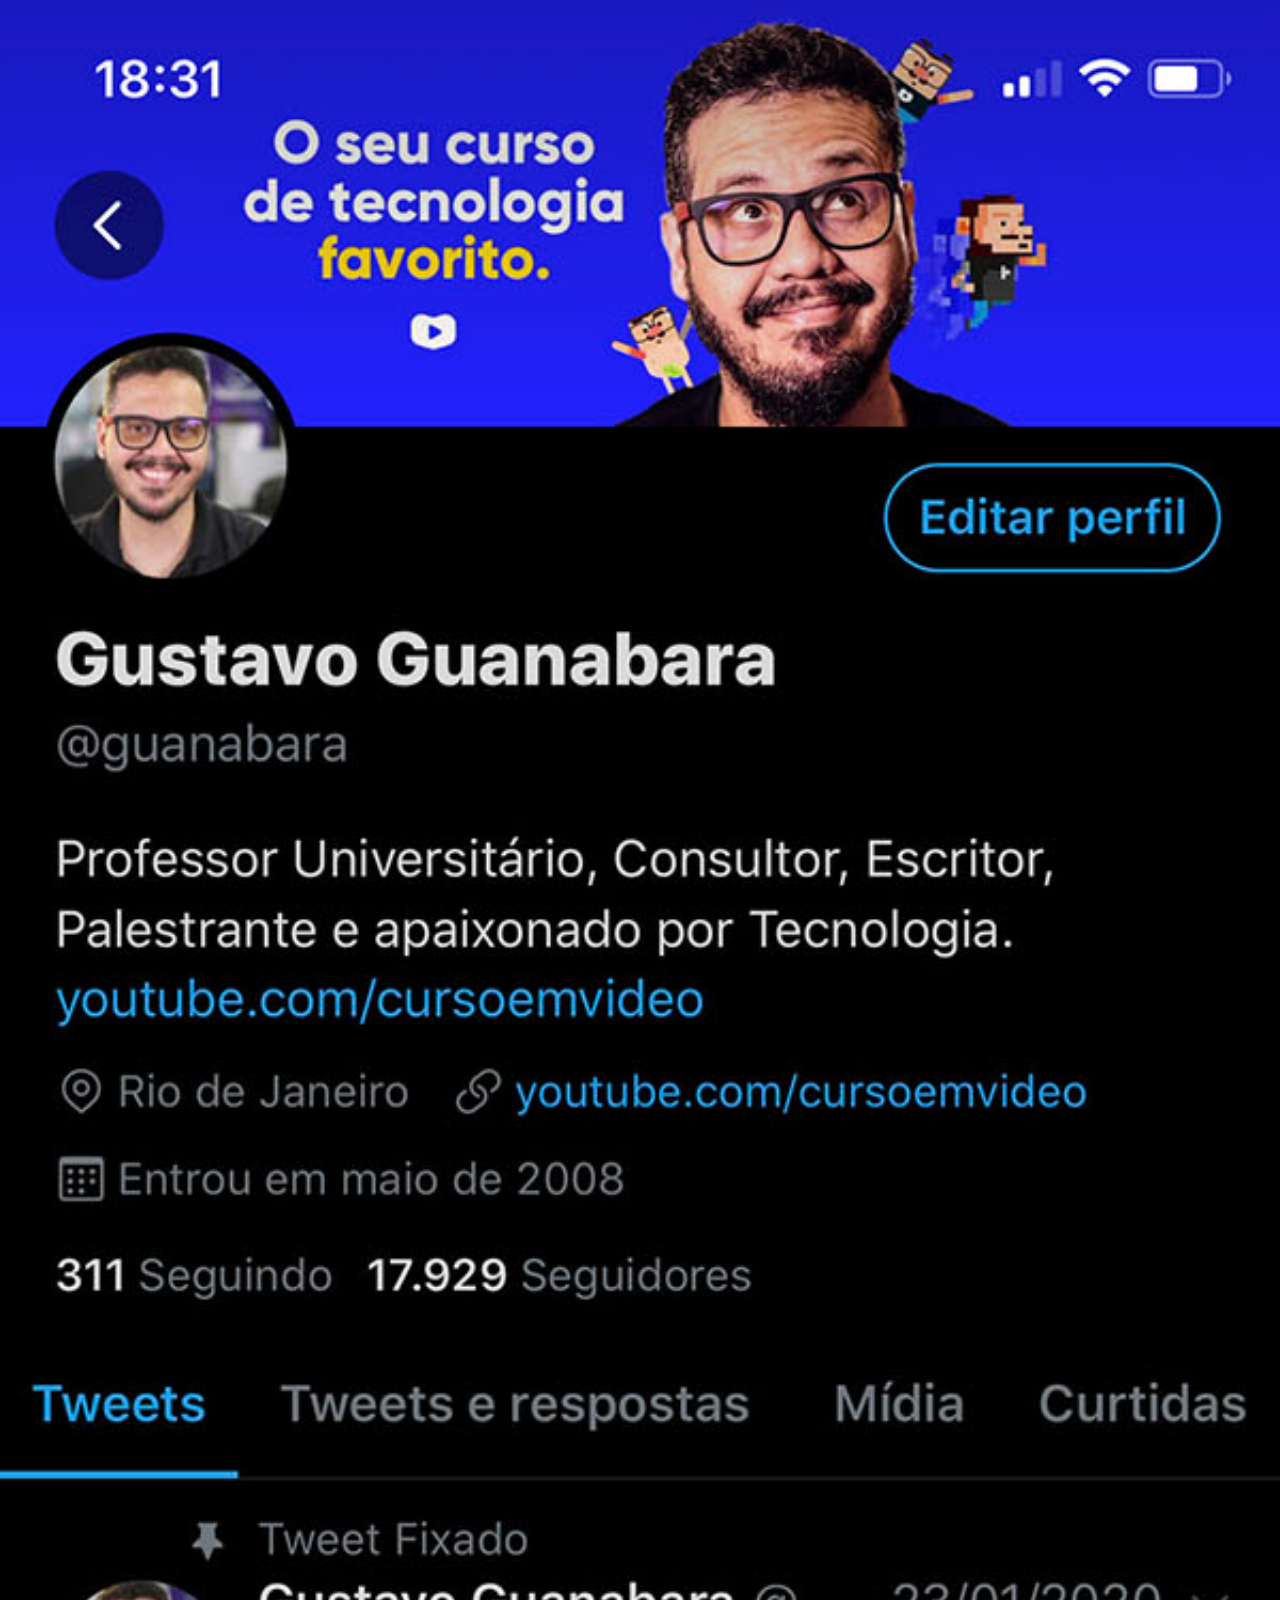
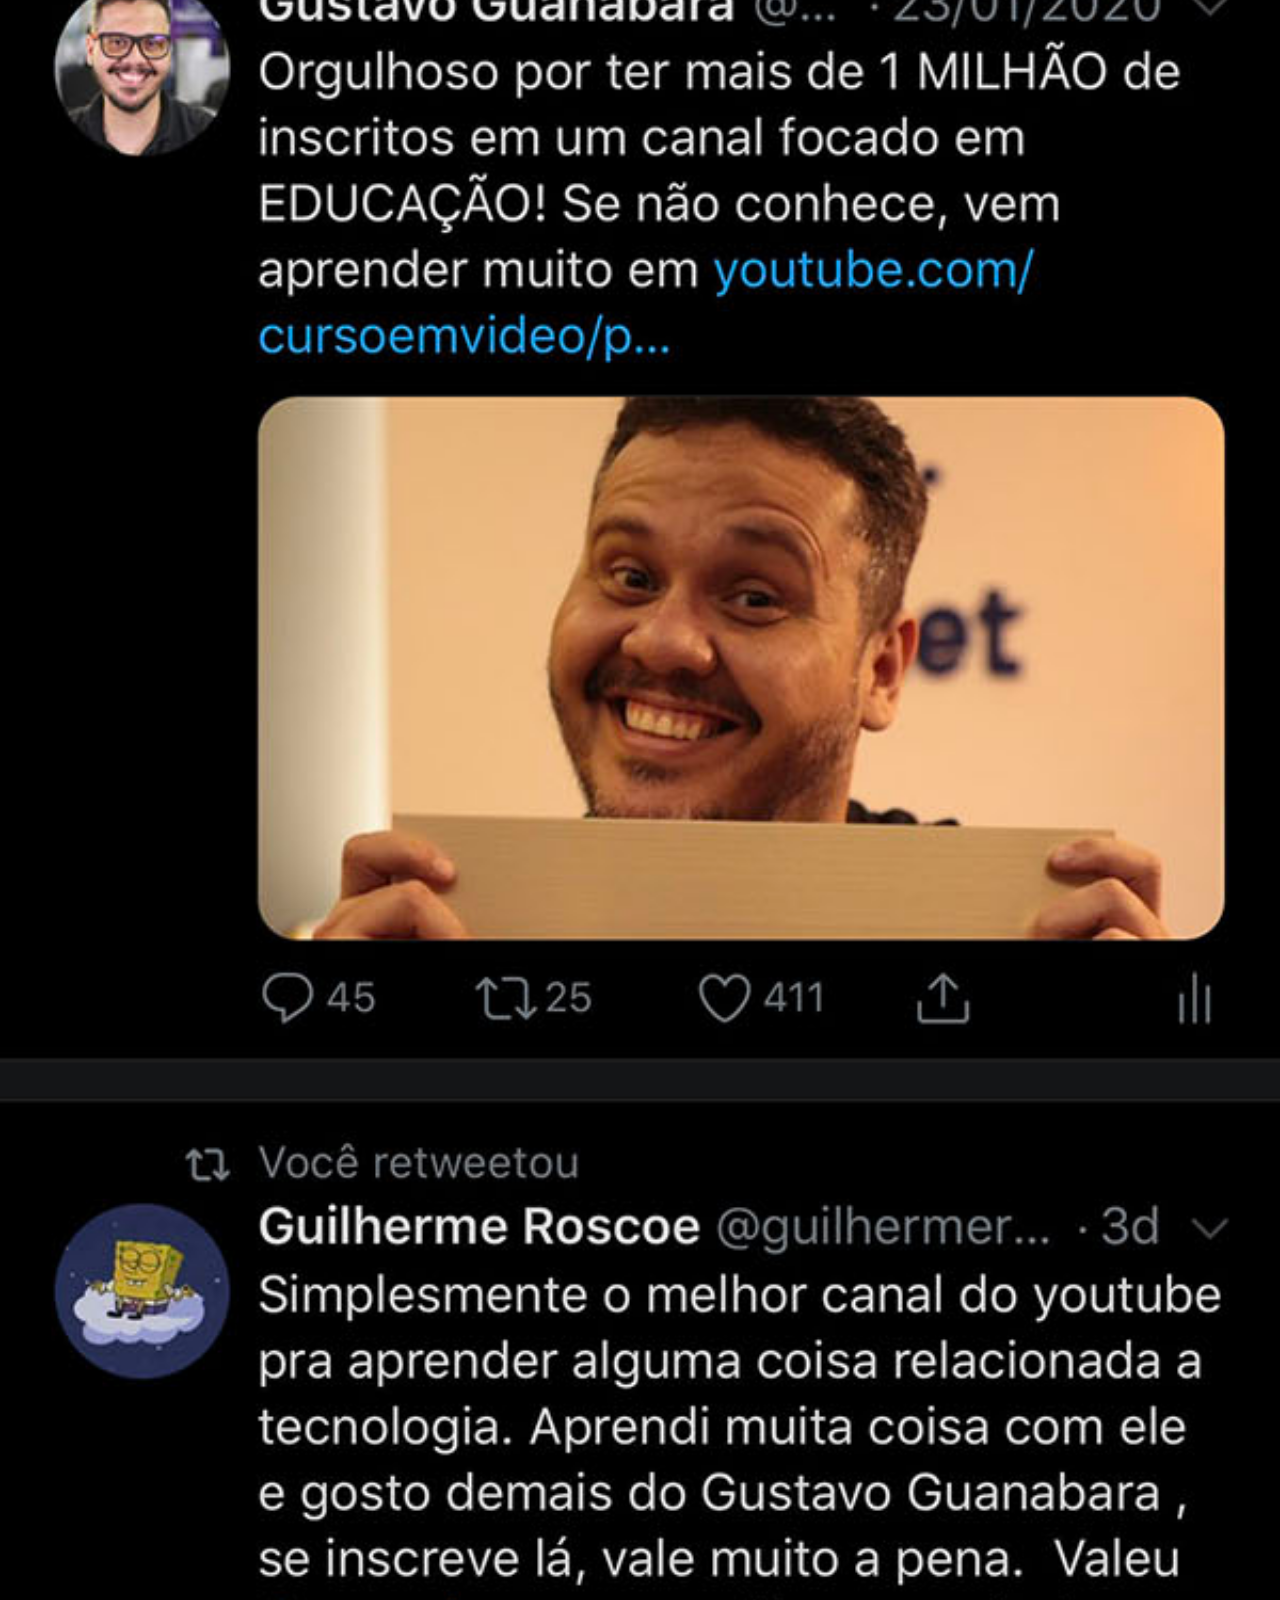
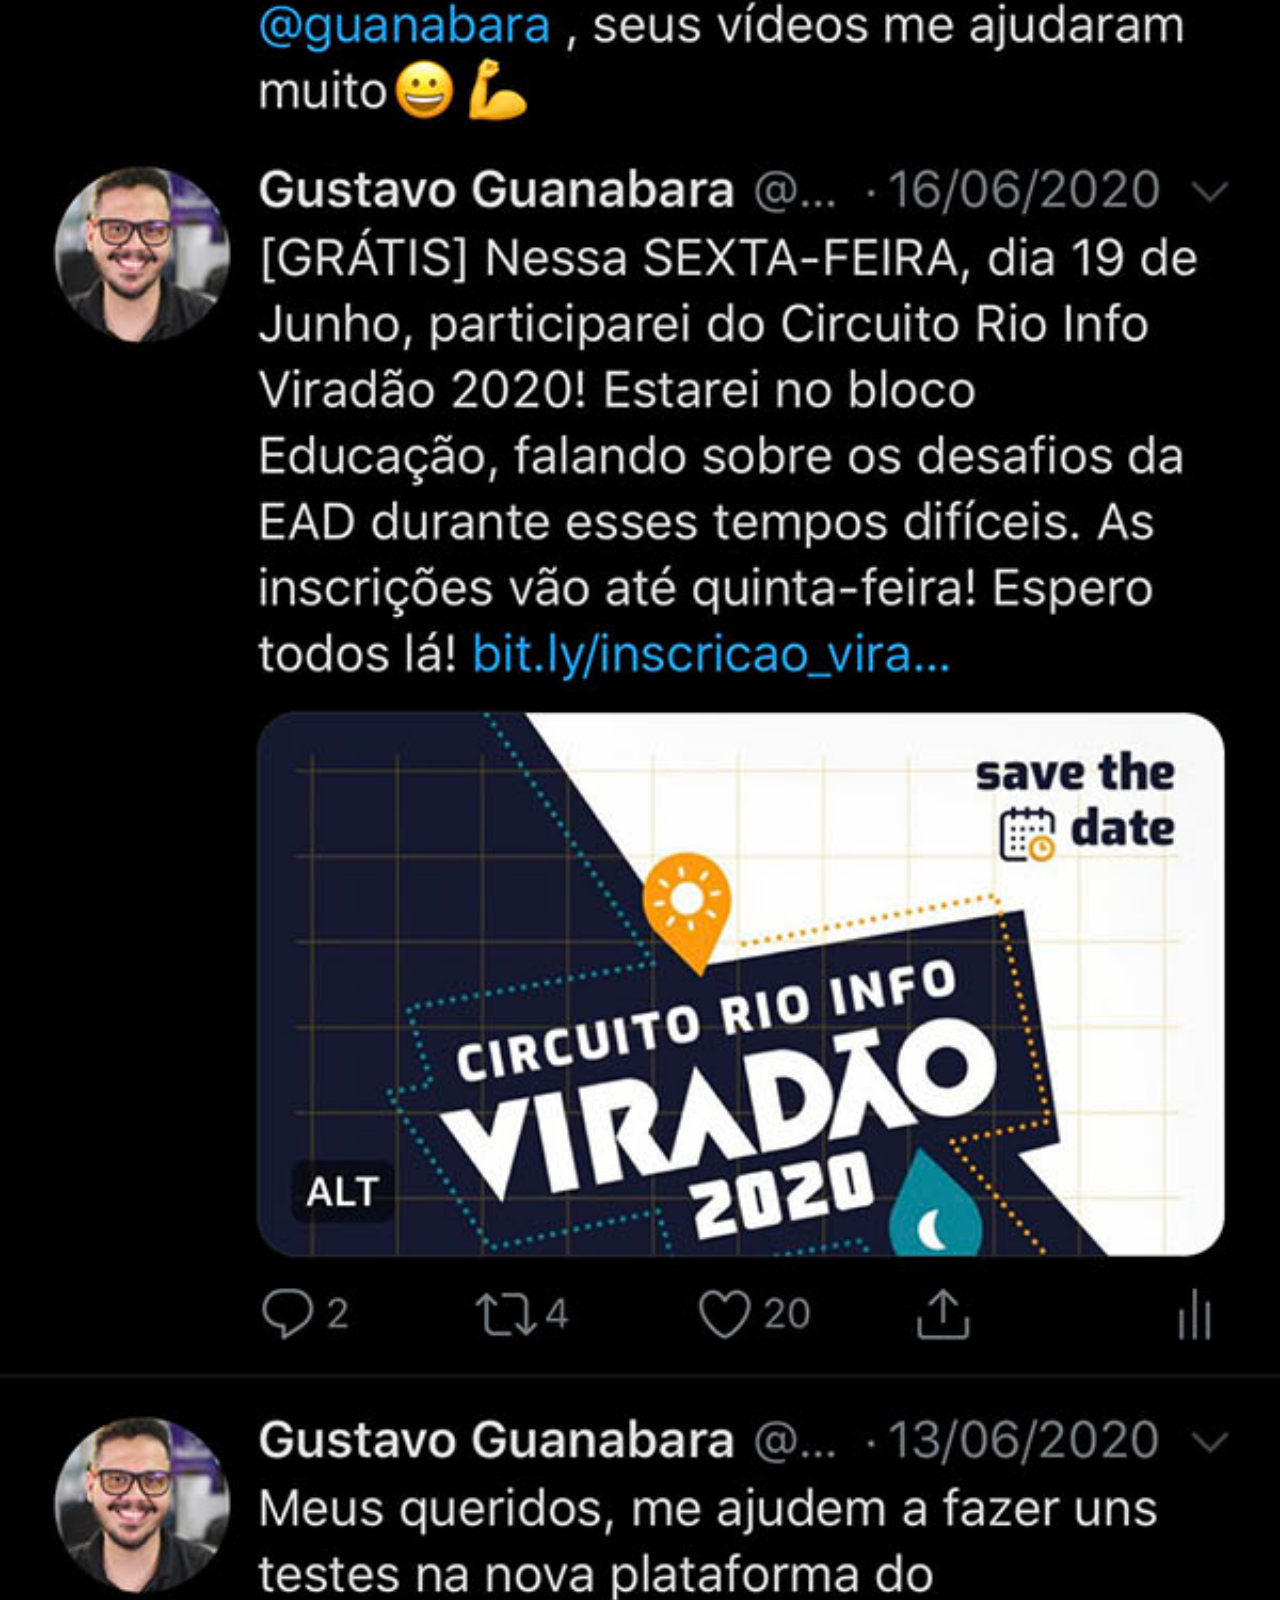
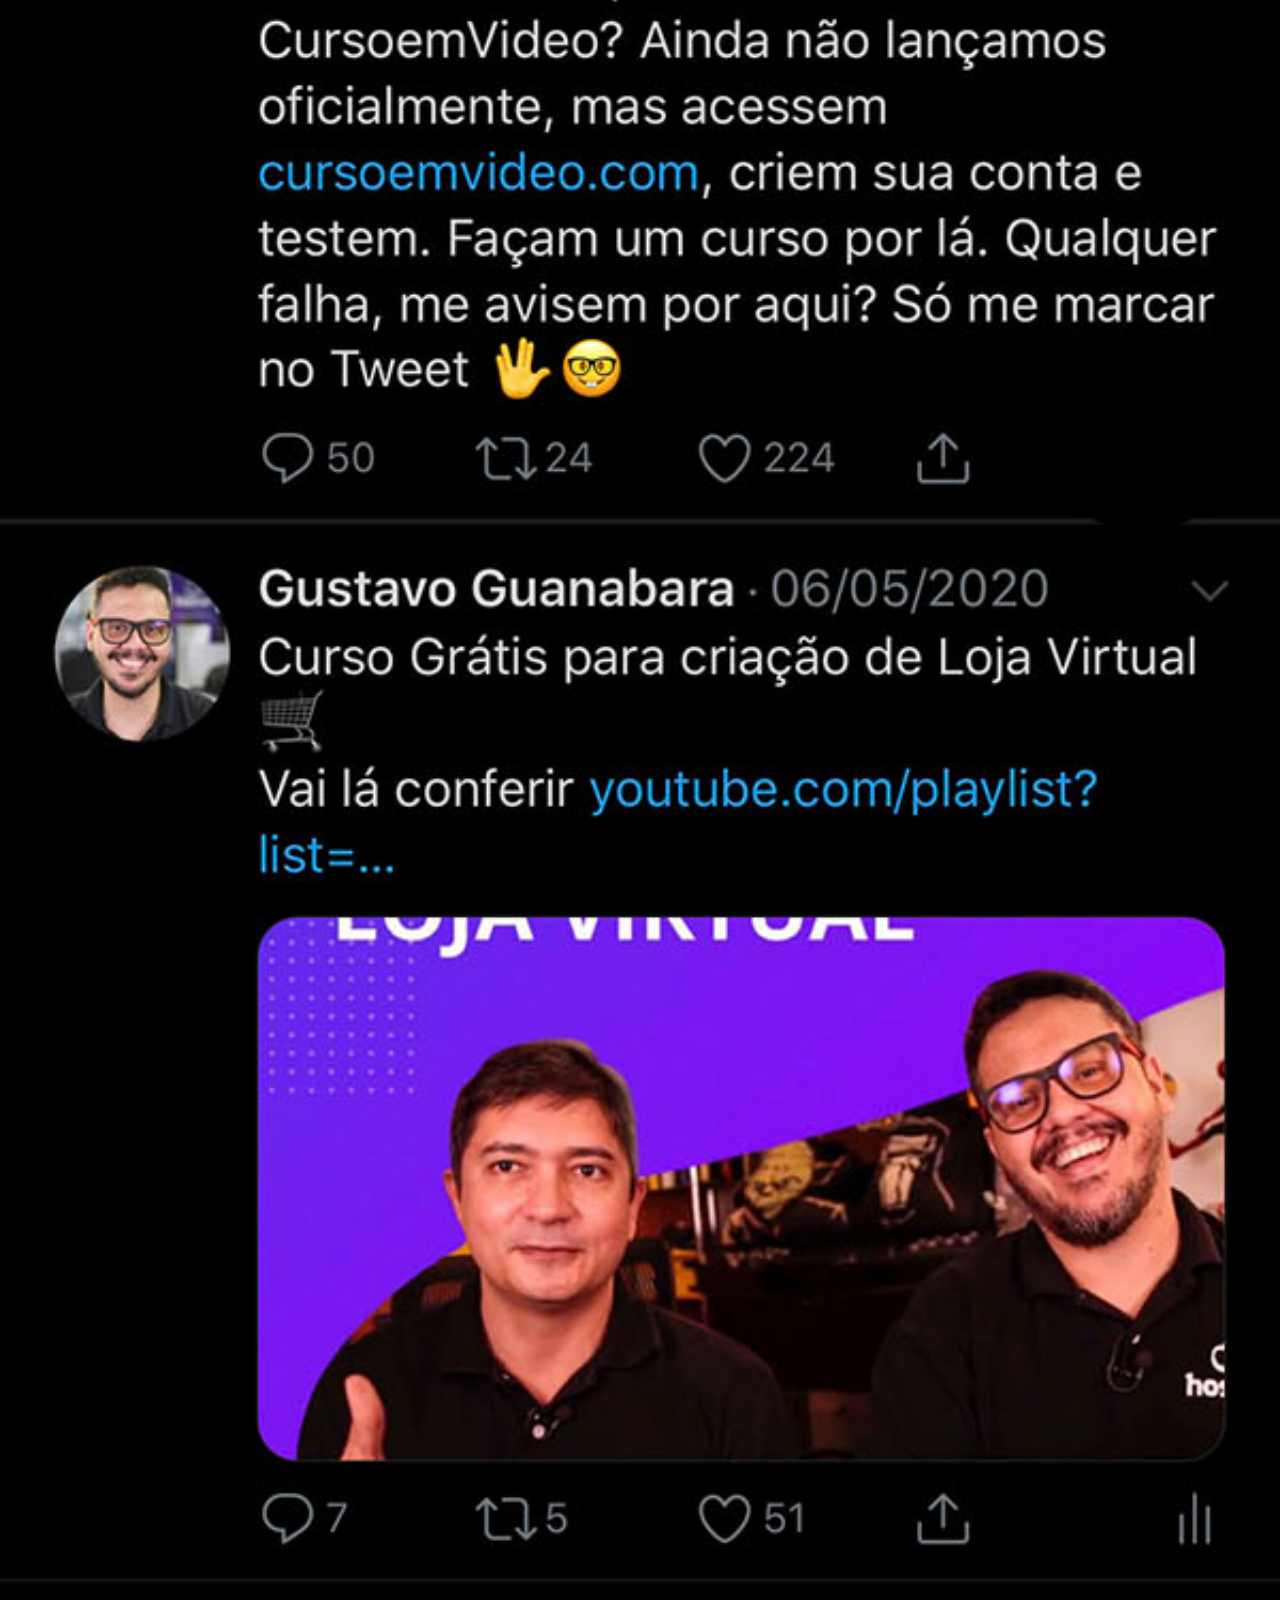
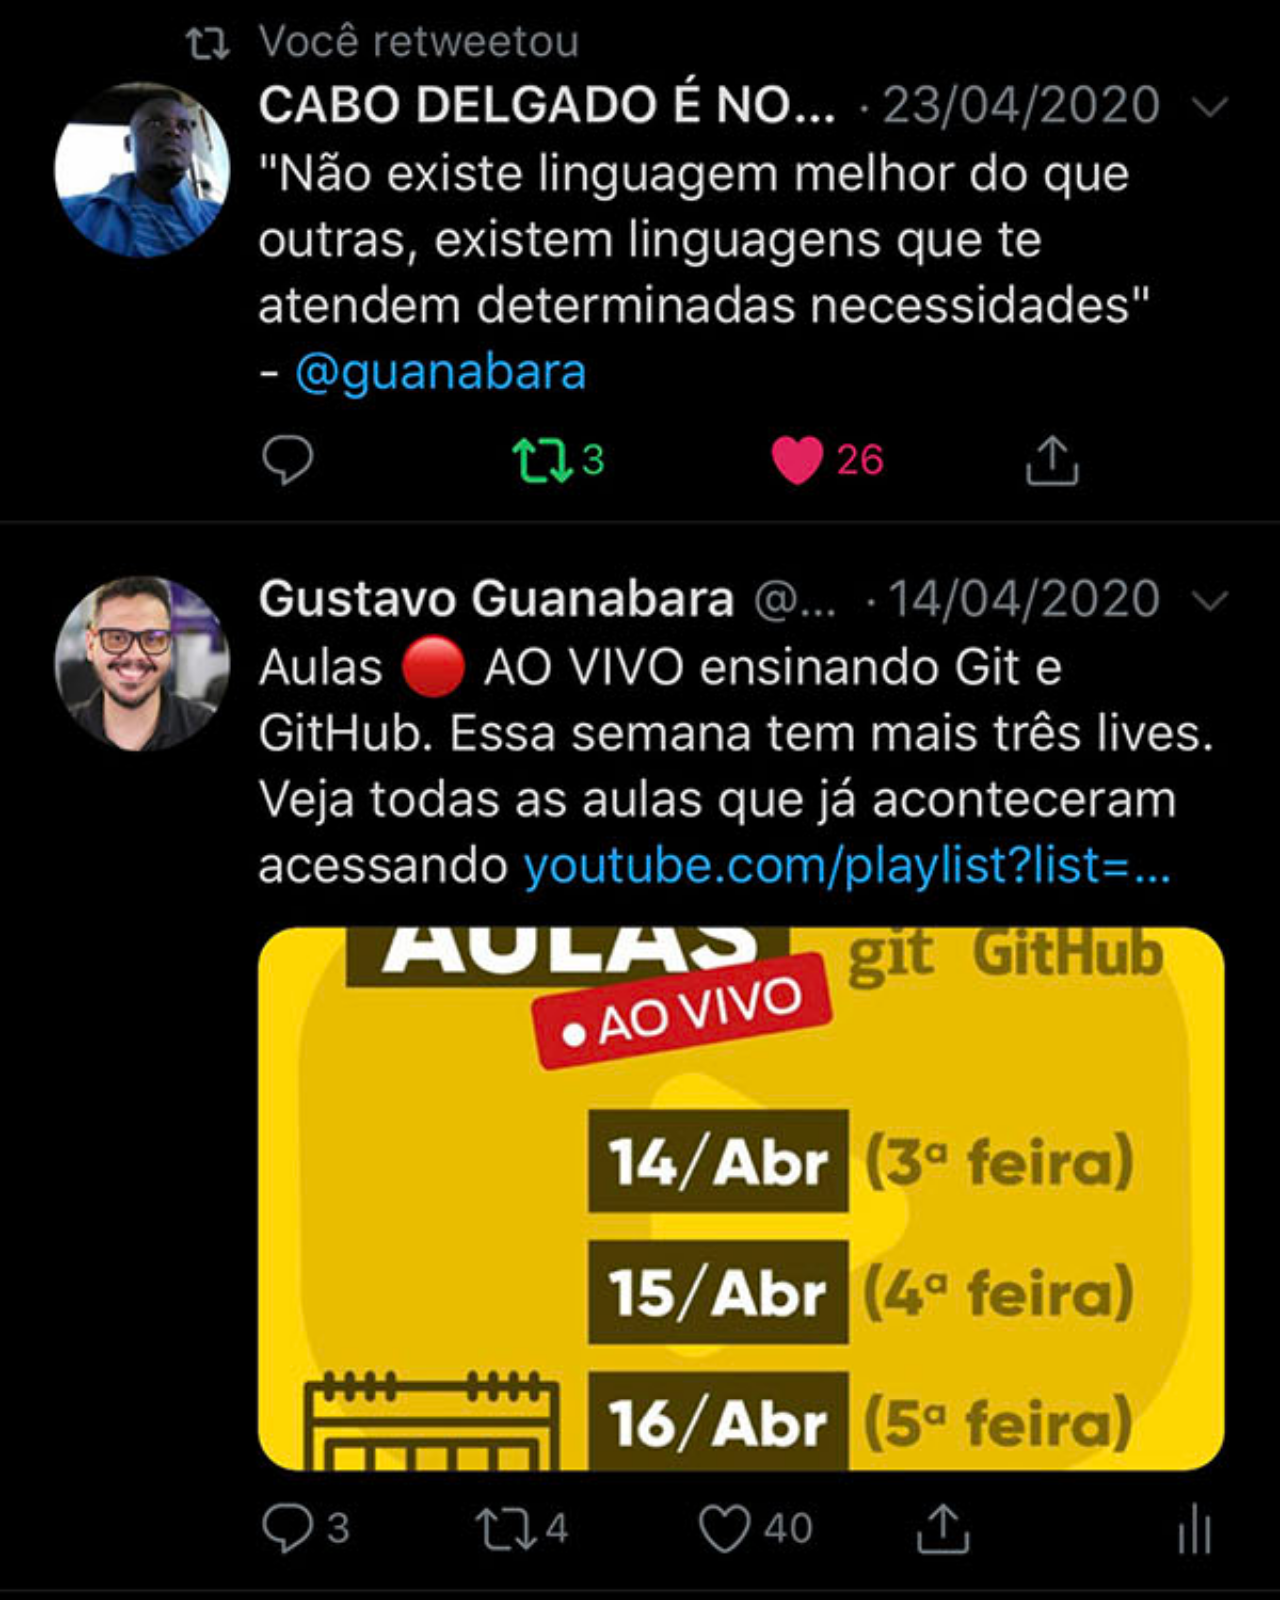
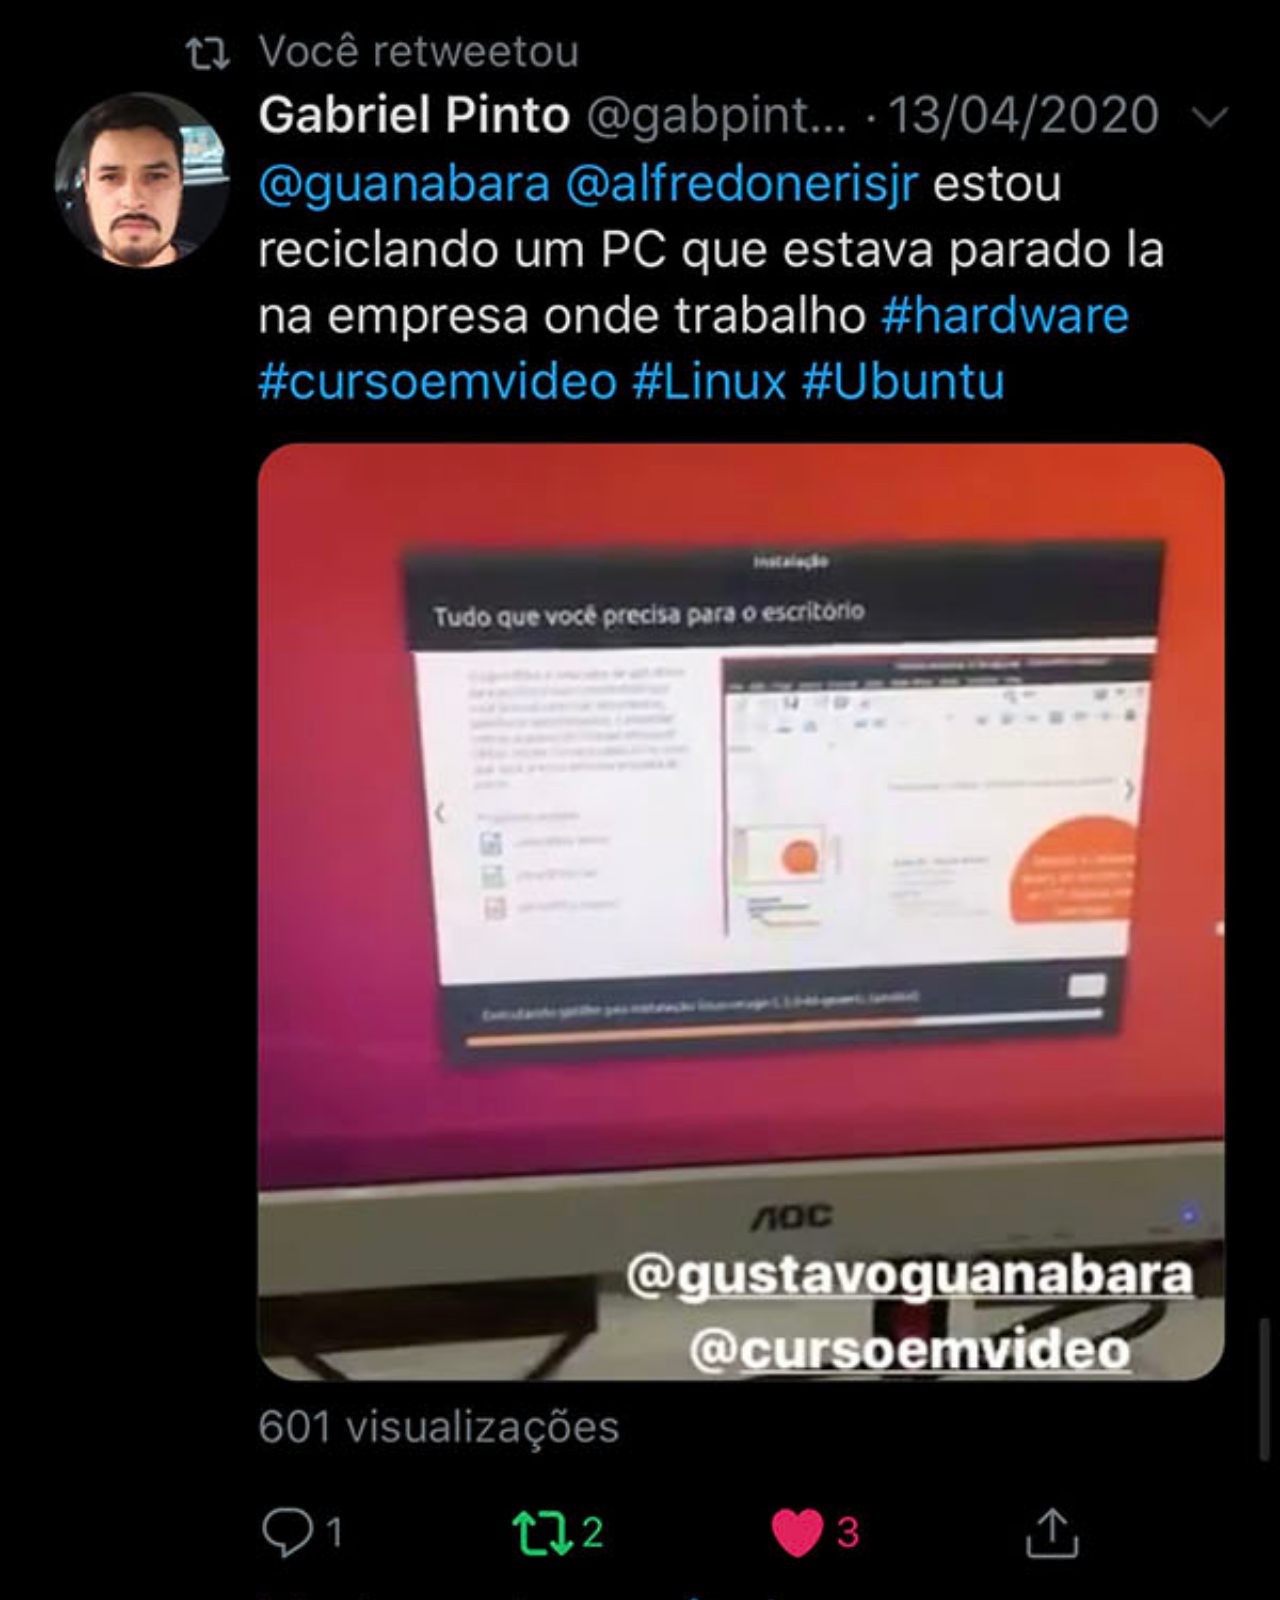
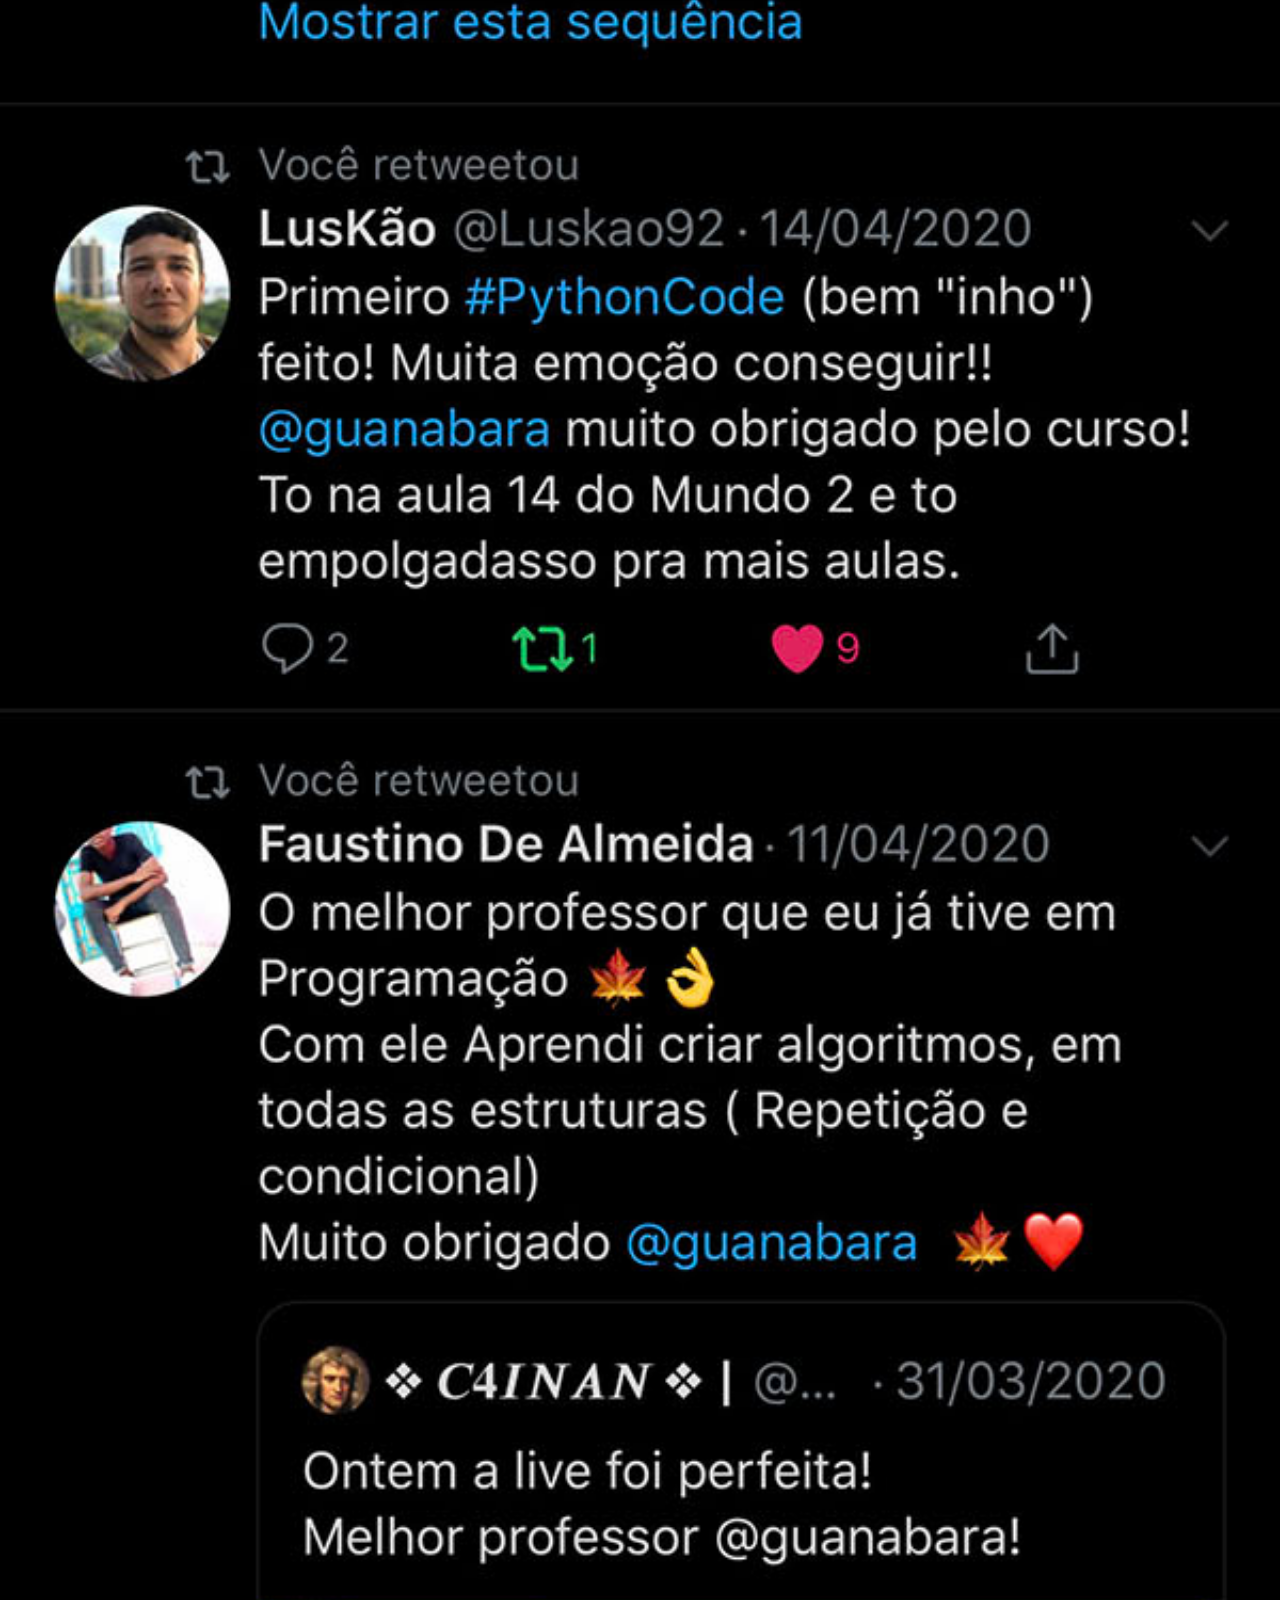
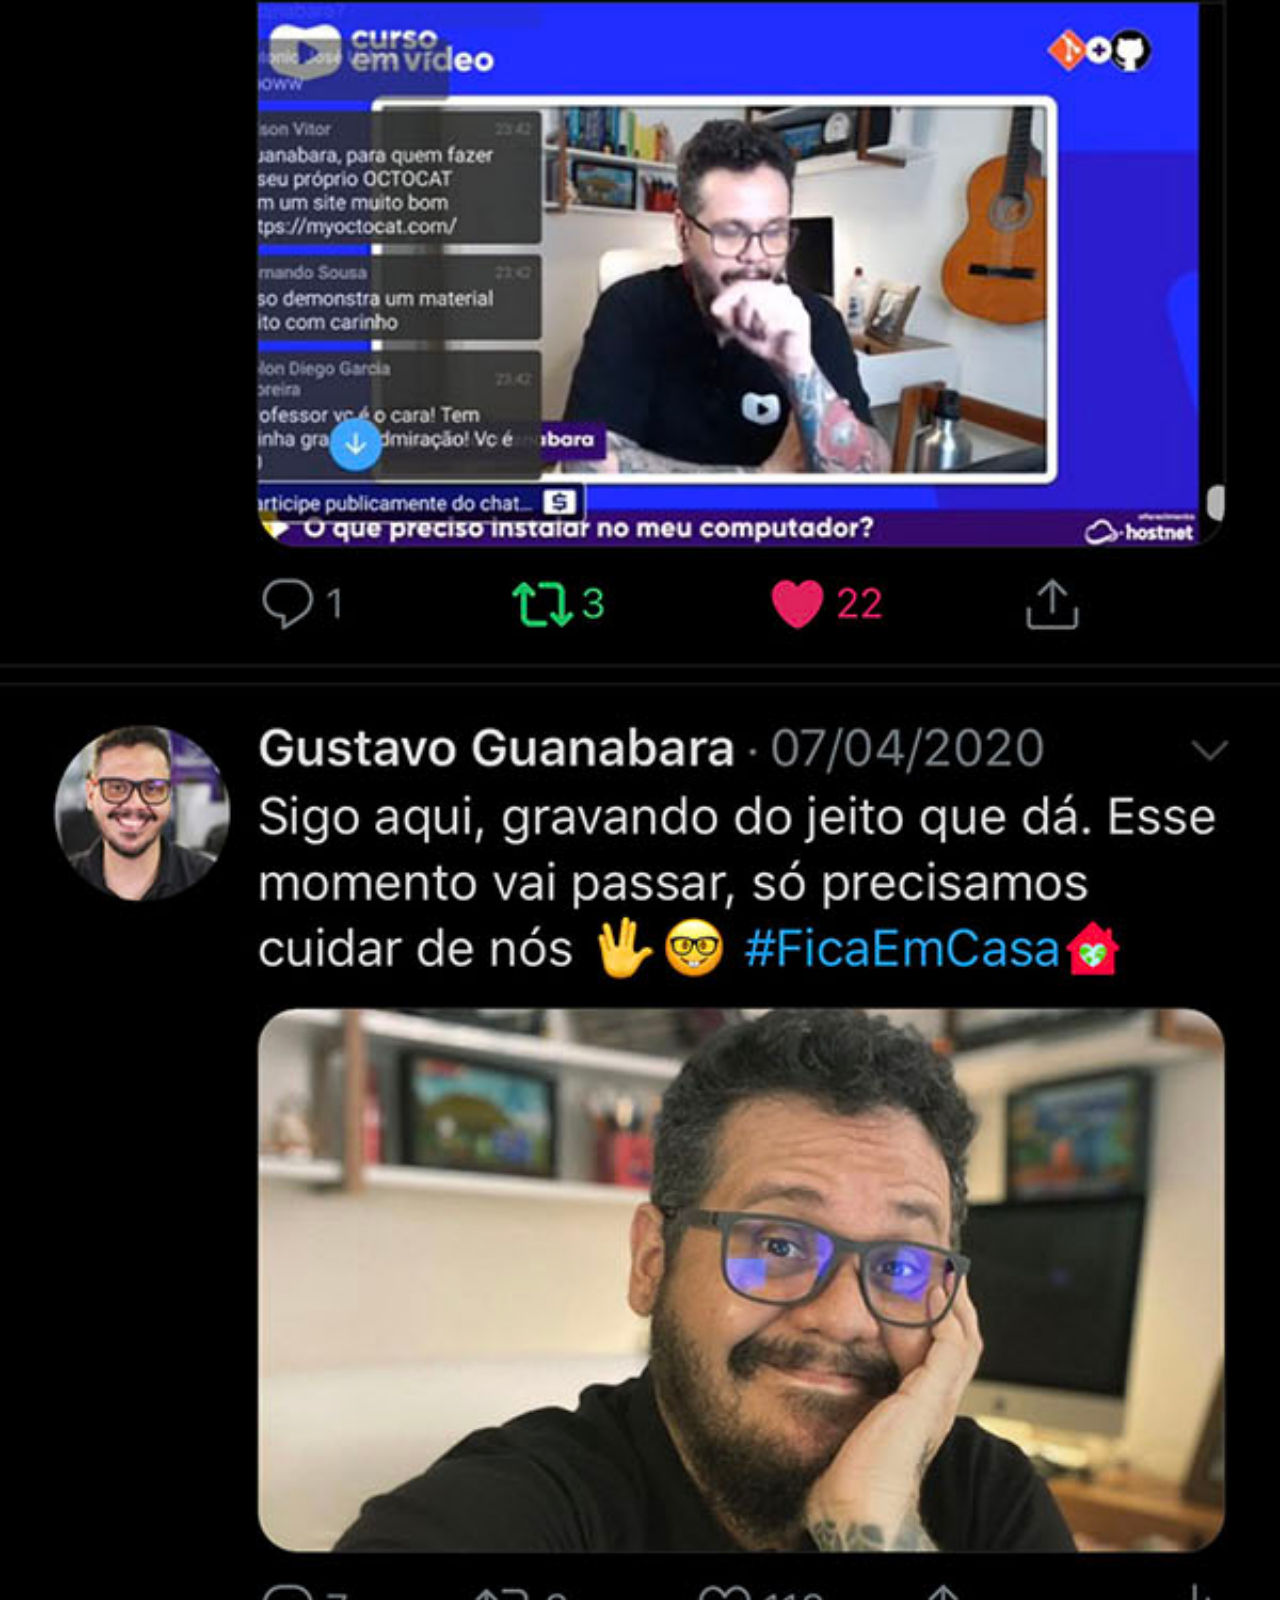
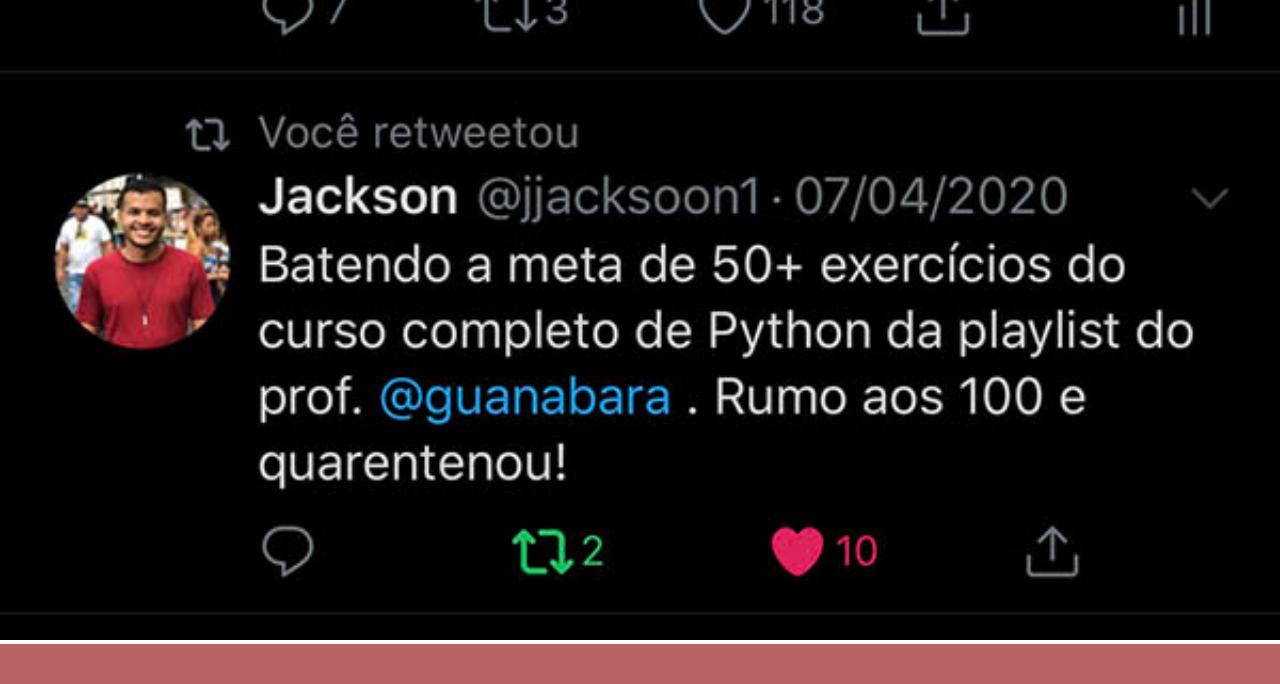
<file: tw.html>
<!DOCTYPE html>
<html lang="pt-br">
<head>
    <meta charset="UTF-8">
    <meta http-equiv="X-UA-Compatible" content="IE=edge">
    <meta name="viewport" content="width=device-width, initial-scale=1.0">
    <title>Document</title>
    <link rel="stylesheet" href="social.css">
</head>
<body>
    <img src="imagens/tela-twitter.jpg" alt="">
    <a href="https://twitter.com/guanabara"></a>
</body>
</html>
</file>
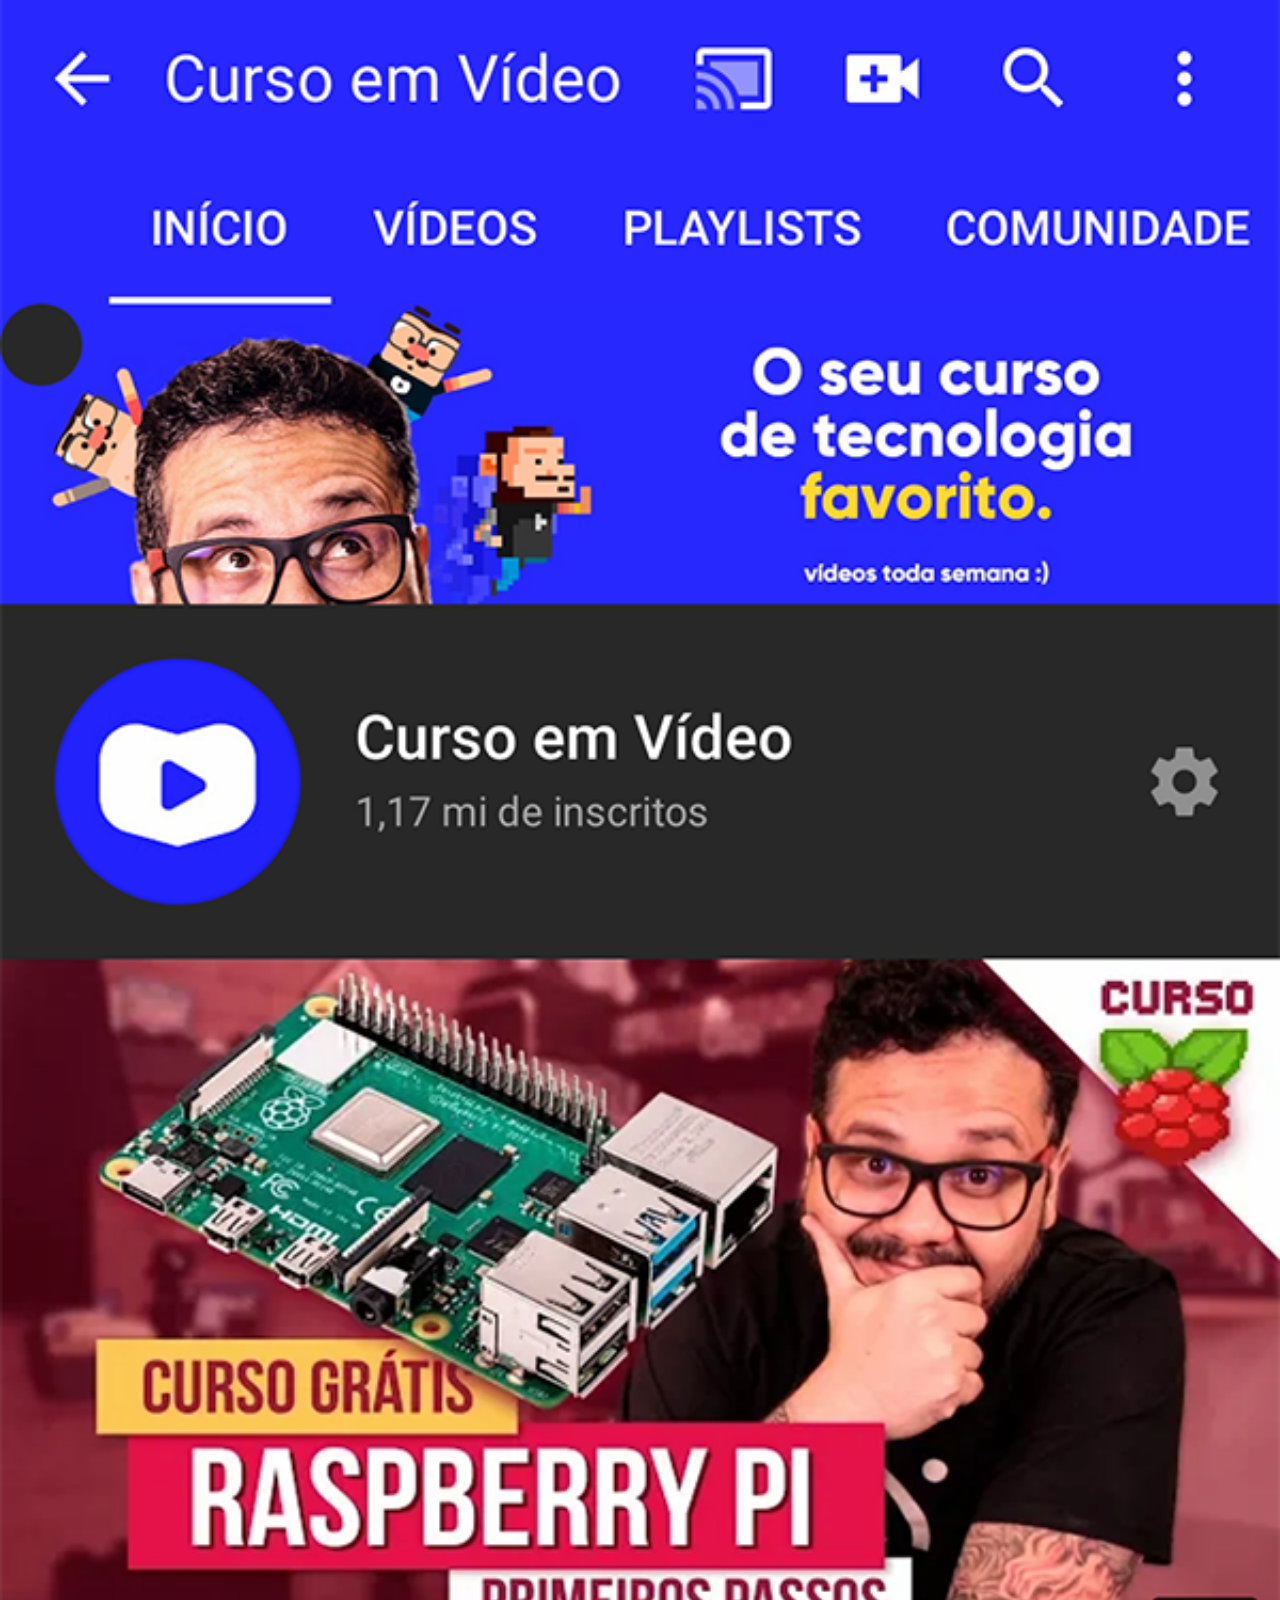
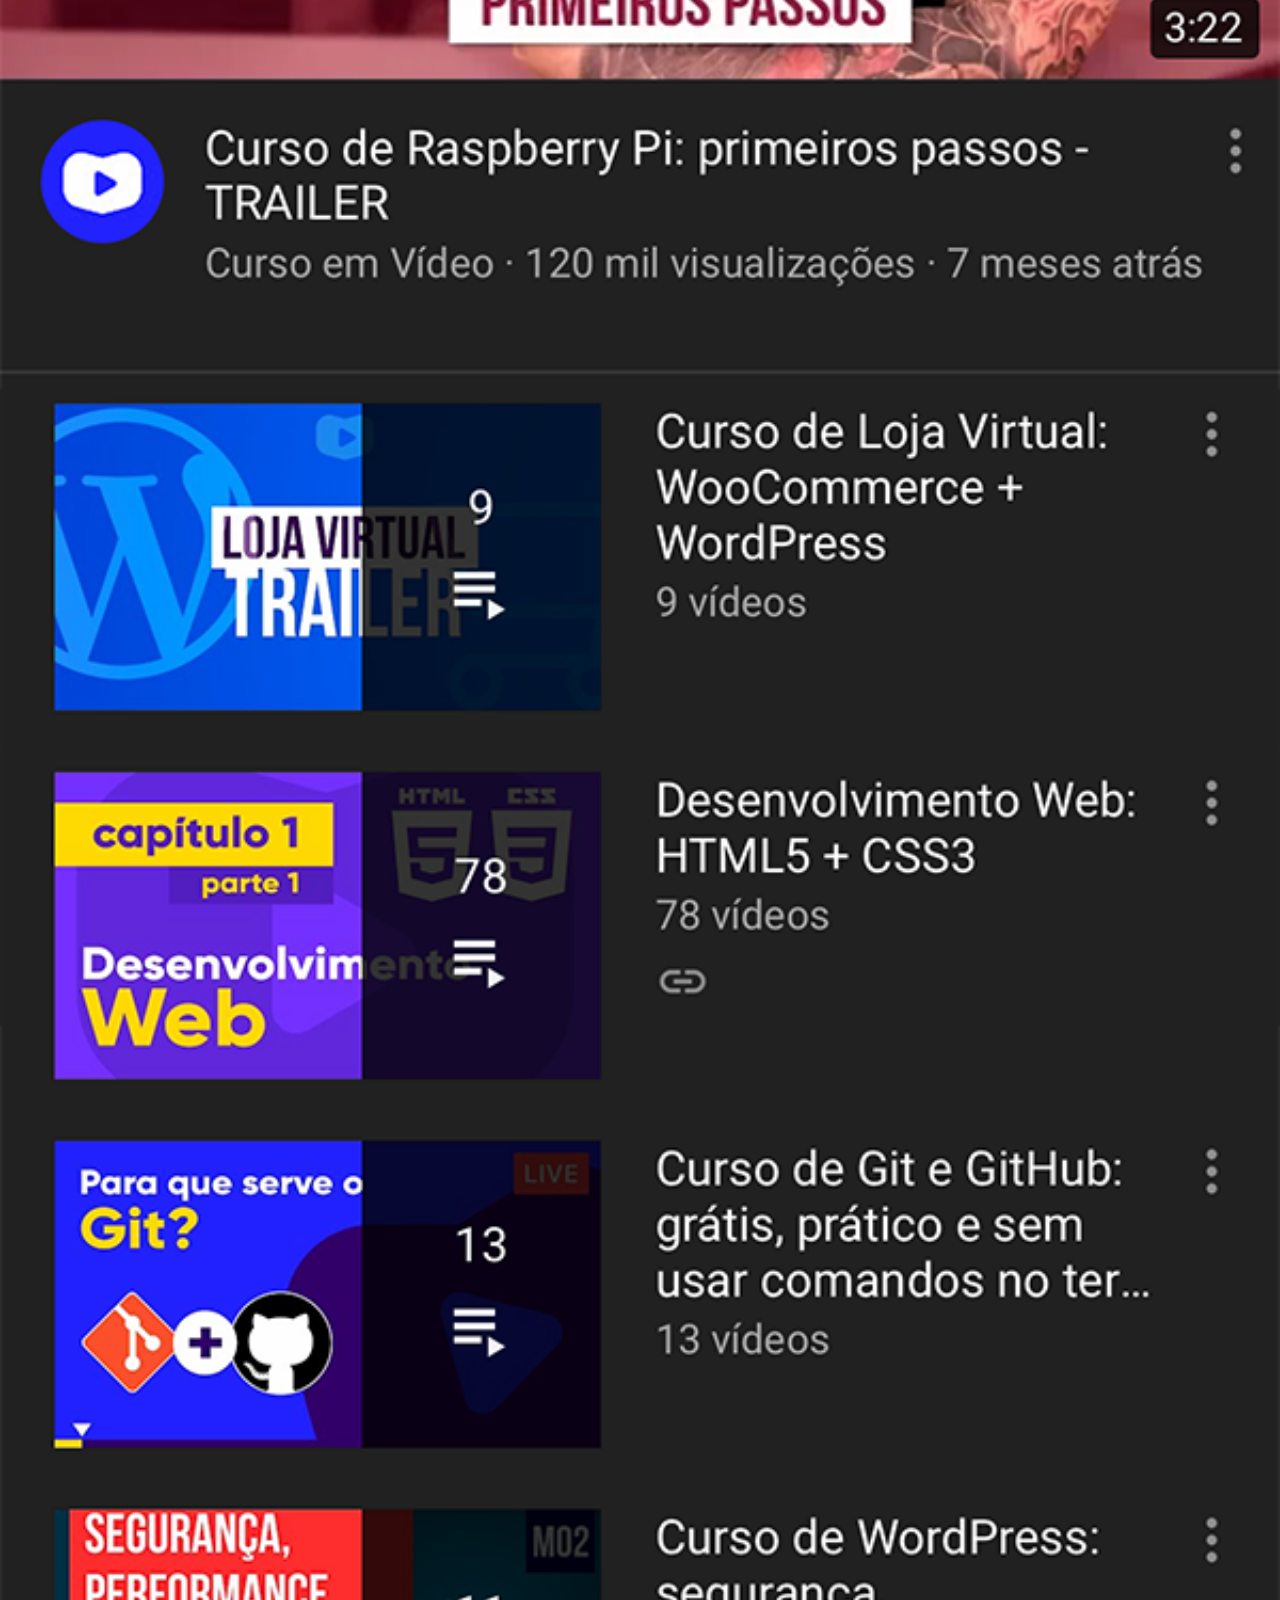
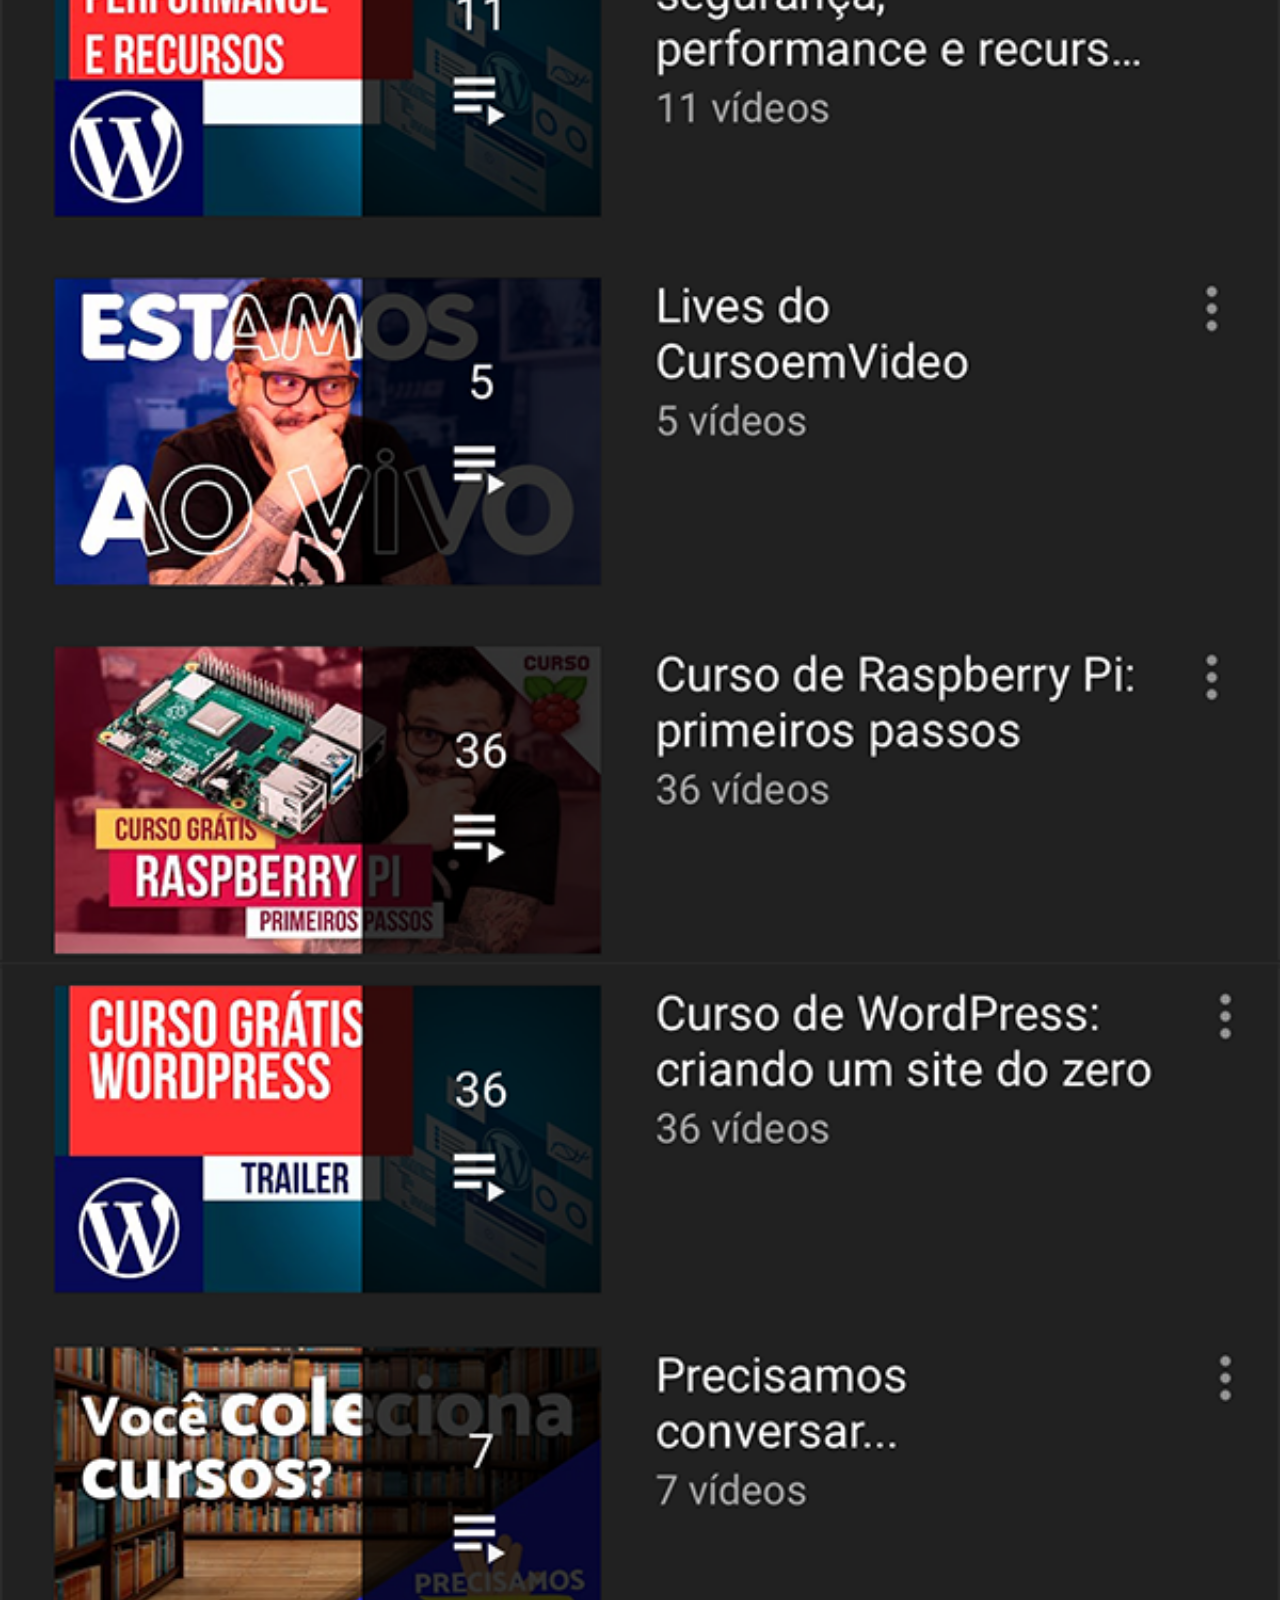
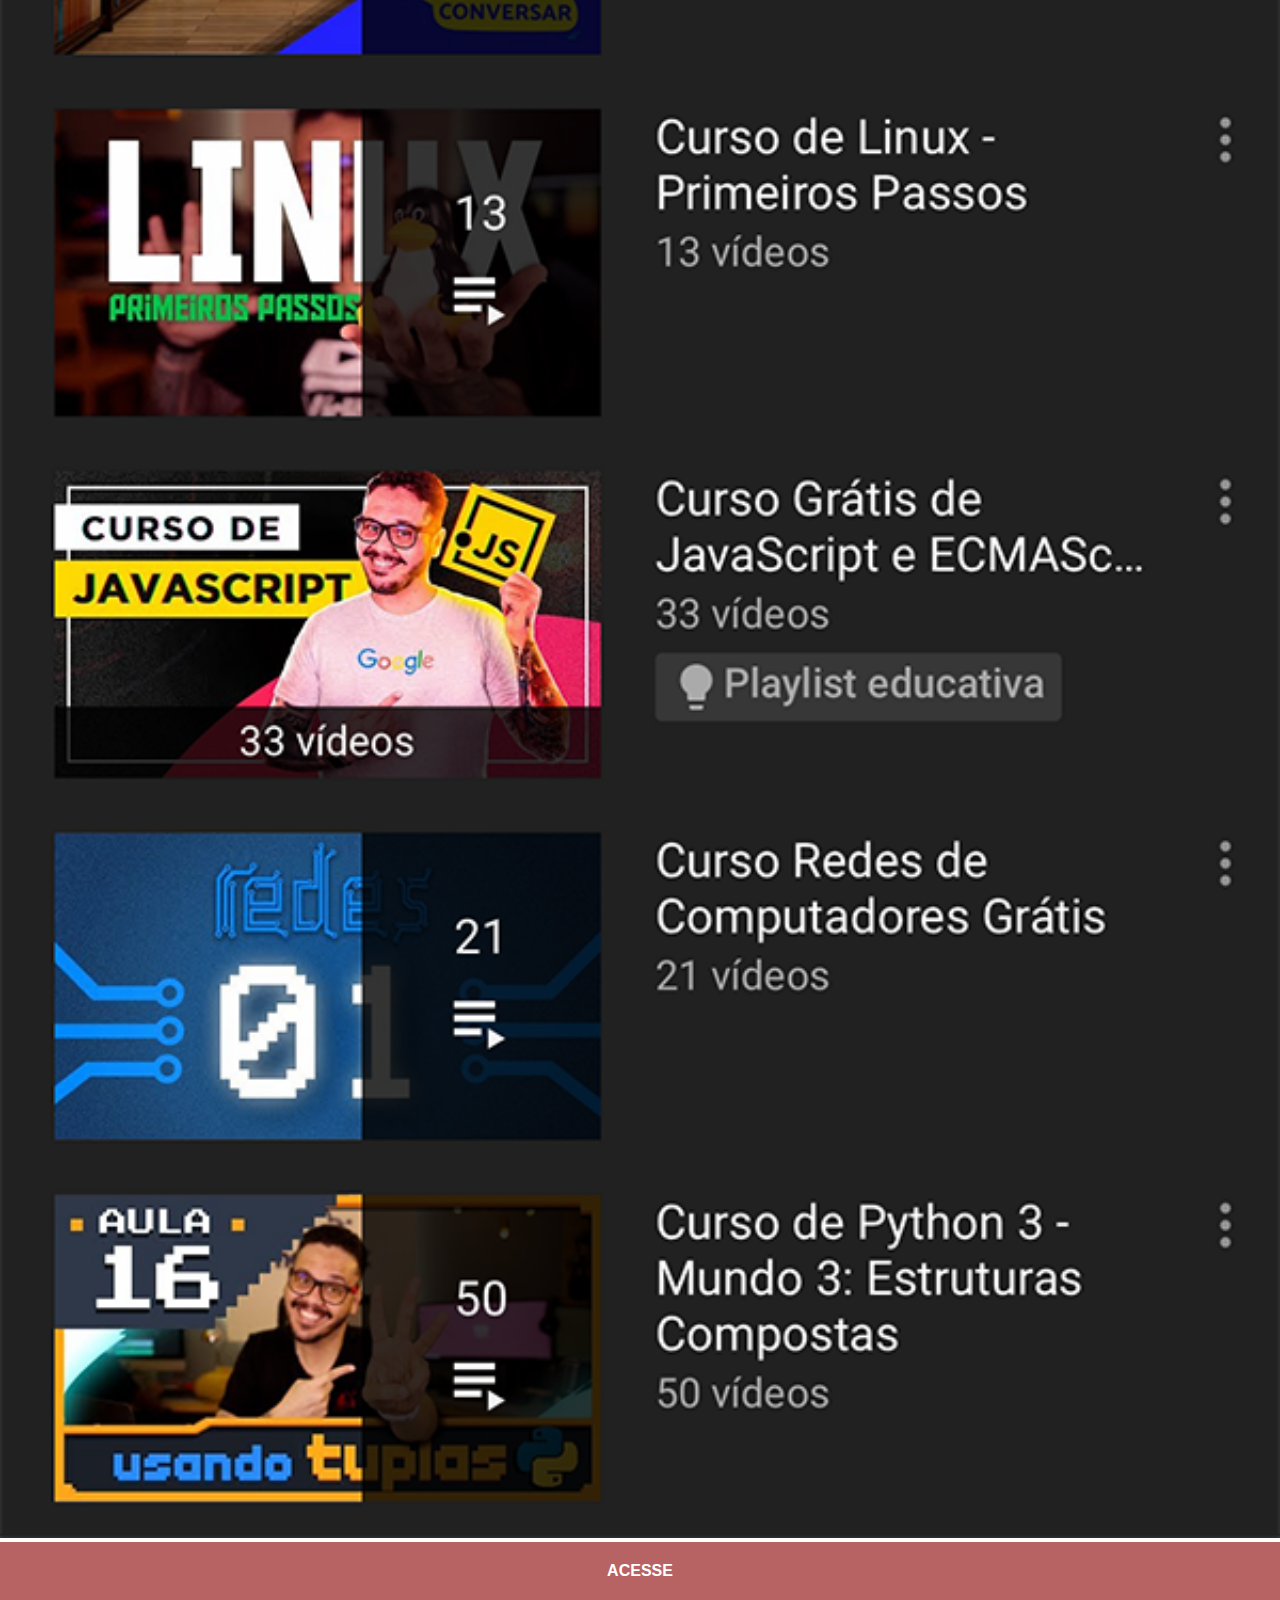
<file: youtube.html>
<!DOCTYPE html>
<html lang="pt-br">
<head>
    <meta charset="UTF-8">
    <meta http-equiv="X-UA-Compatible" content="IE=edge">
    <meta name="viewport" content="width=device-width, initial-scale=1.0">
    <title>youtube</title>
    <link rel="stylesheet" href="social.css">
</head>
<body>
    <img src="imagens/tela-youtube.png" alt="youtube">
    <a href="https://www.youtube.com/c/CursoemVídeo" target="_blank">ACESSE</a>
</body>
</html>
</file>
<file: style.css>
@charset "UTF-8";
*{
    margin: 0px;
    padding: 0px;
    box-sizing: border-box;
    text-decoration: none;
    font-family: Arial, Helvetica, sans-serif;
}

html, body{
    height: 100vh;
    width: 100vw;
    
}
body{
    background: url(imagens/fundo-madeira.jpg);
    background-repeat: top center;
    background-size: cover;
    background-attachment: fixed;
}

main{
    height: 100vh;
    position: relative;
}
#telefone{
    position: absolute;
    top: 50%;
    left: 50%;
    transform:translate(-50%, -50%) ;
    height: 627px;
    width: 311px;
    background: url(imagens/frame-iphone.png);
    background-repeat: no-repeat;
}
#tela{
    position: relative;
    top: 80px;
    left: 22px;
    width: 267px;
    height: 471px;
}
#redes-sociais img{
    width: 50px;
    margin: 10px;
    border-radius: 50%;
    box-shadow: 2px 2px 5px rgba(0, 0, 0, 0.24);
    
}
#redes-sociais{
    text-align: right;
}
#redes-sociais img:hover{
    border: 2px solid rgba(255, 255, 255, 0.61);
    transform: translate(-3px, -3px);
    box-shadow:5px 5px 10px rgba(0, 0, 0, 0.603) ;
    transition: transform 0.3s, border 0.5s ;
}
</file>
<file: social.css>
@charset "UTF-8";

 *{
    margin: 0px;
    padding: 0px;
    box-sizing: border-box;
    font-family: Arial, Helvetica, sans-serif;
    color: white;
}
::-webkit-scrollbar{
    width: 0px;
    height: 0px;
}
img{
    width: 100vw;
}
a{
    display: block;
    background-color: rgba(139, 0, 0, 0.61);
    padding: 20px;
    text-align: center;
    font-weight:bolder ;
    text-decoration: none;
}
a:hover{
    background-color: red;
}
</file>
